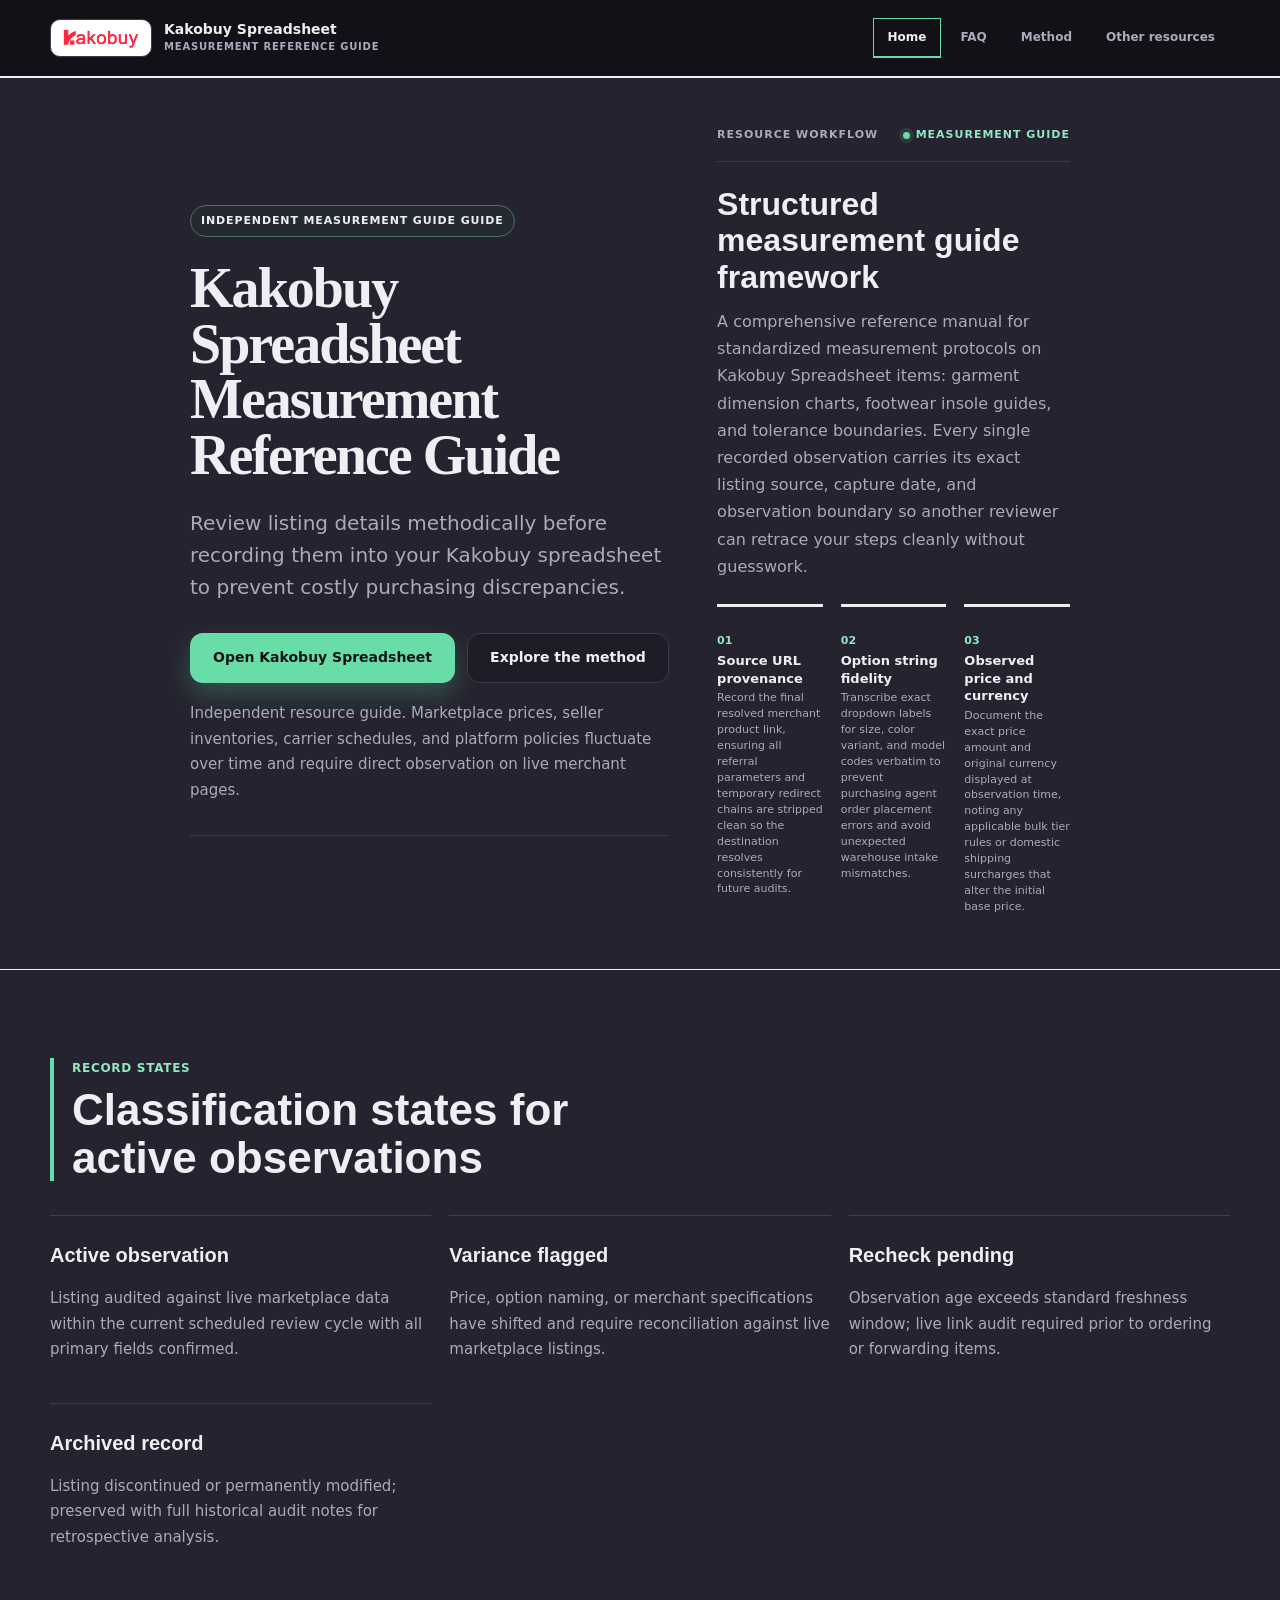
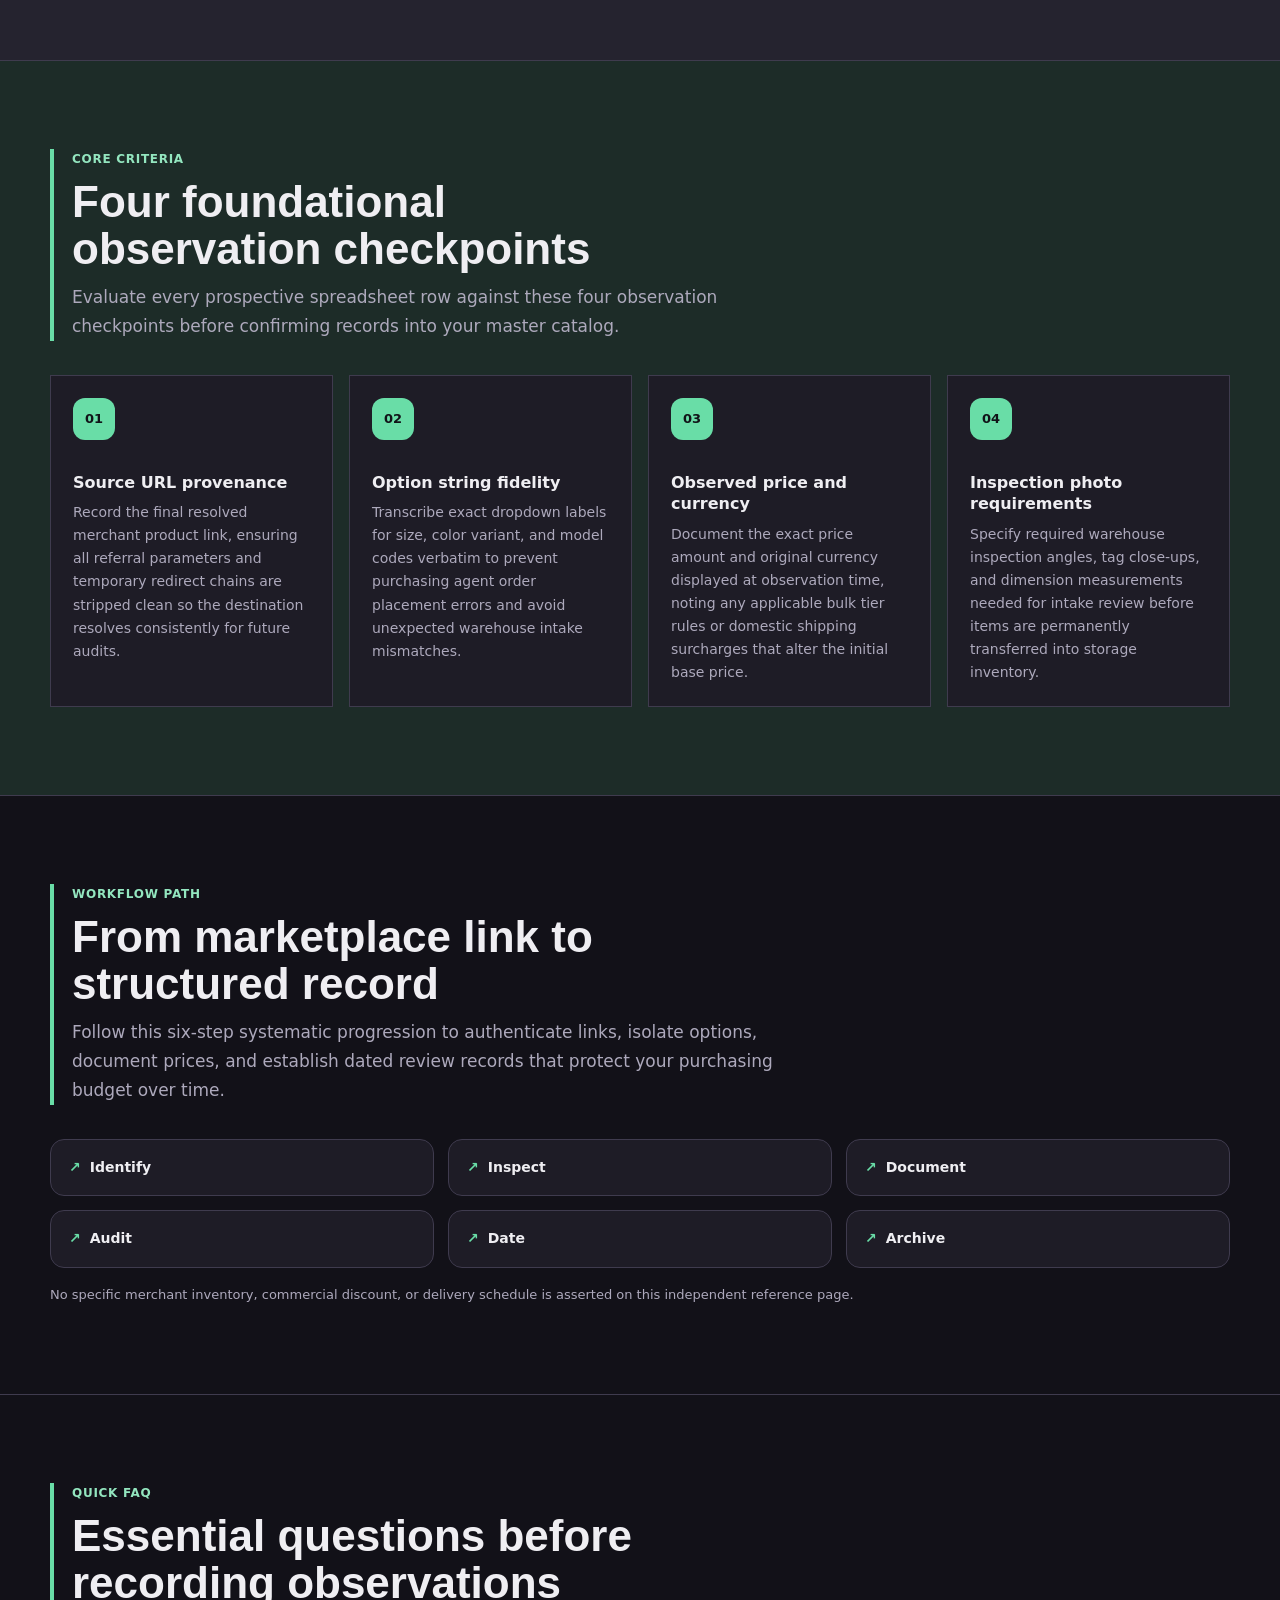
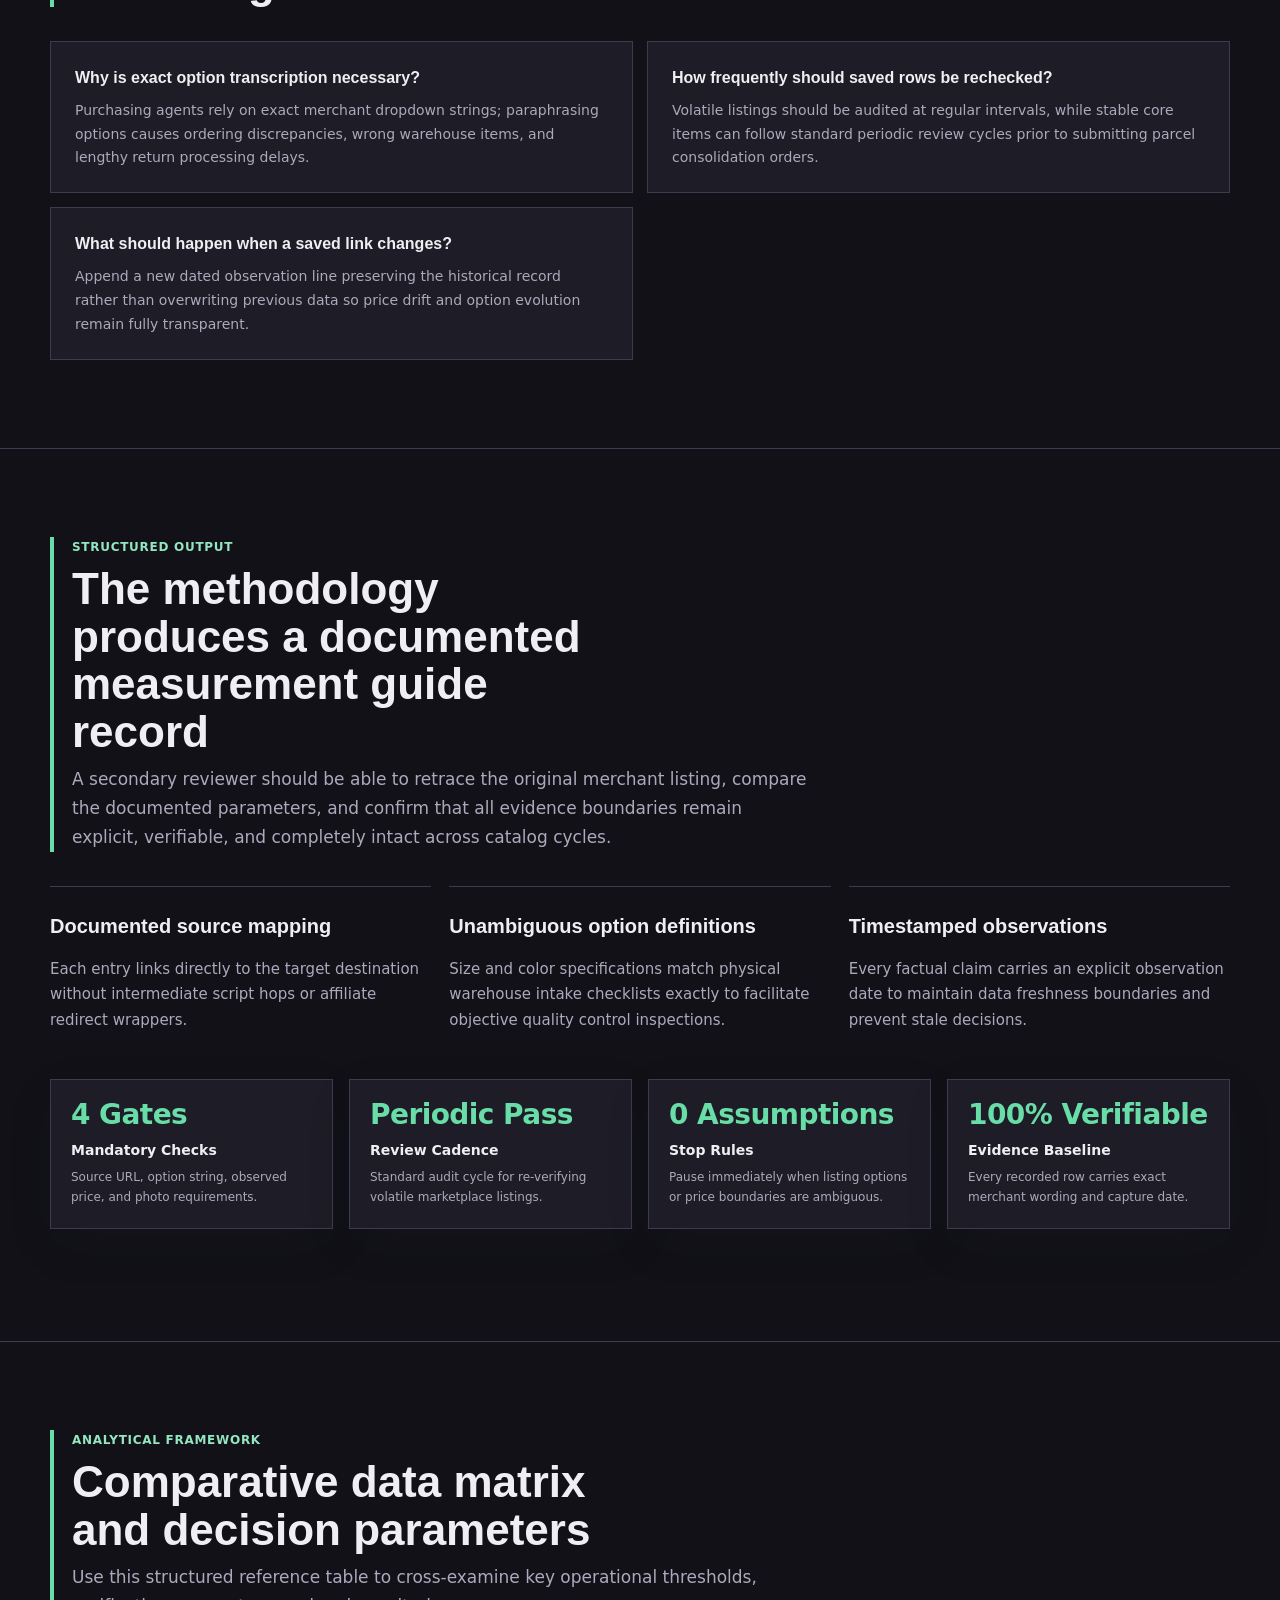
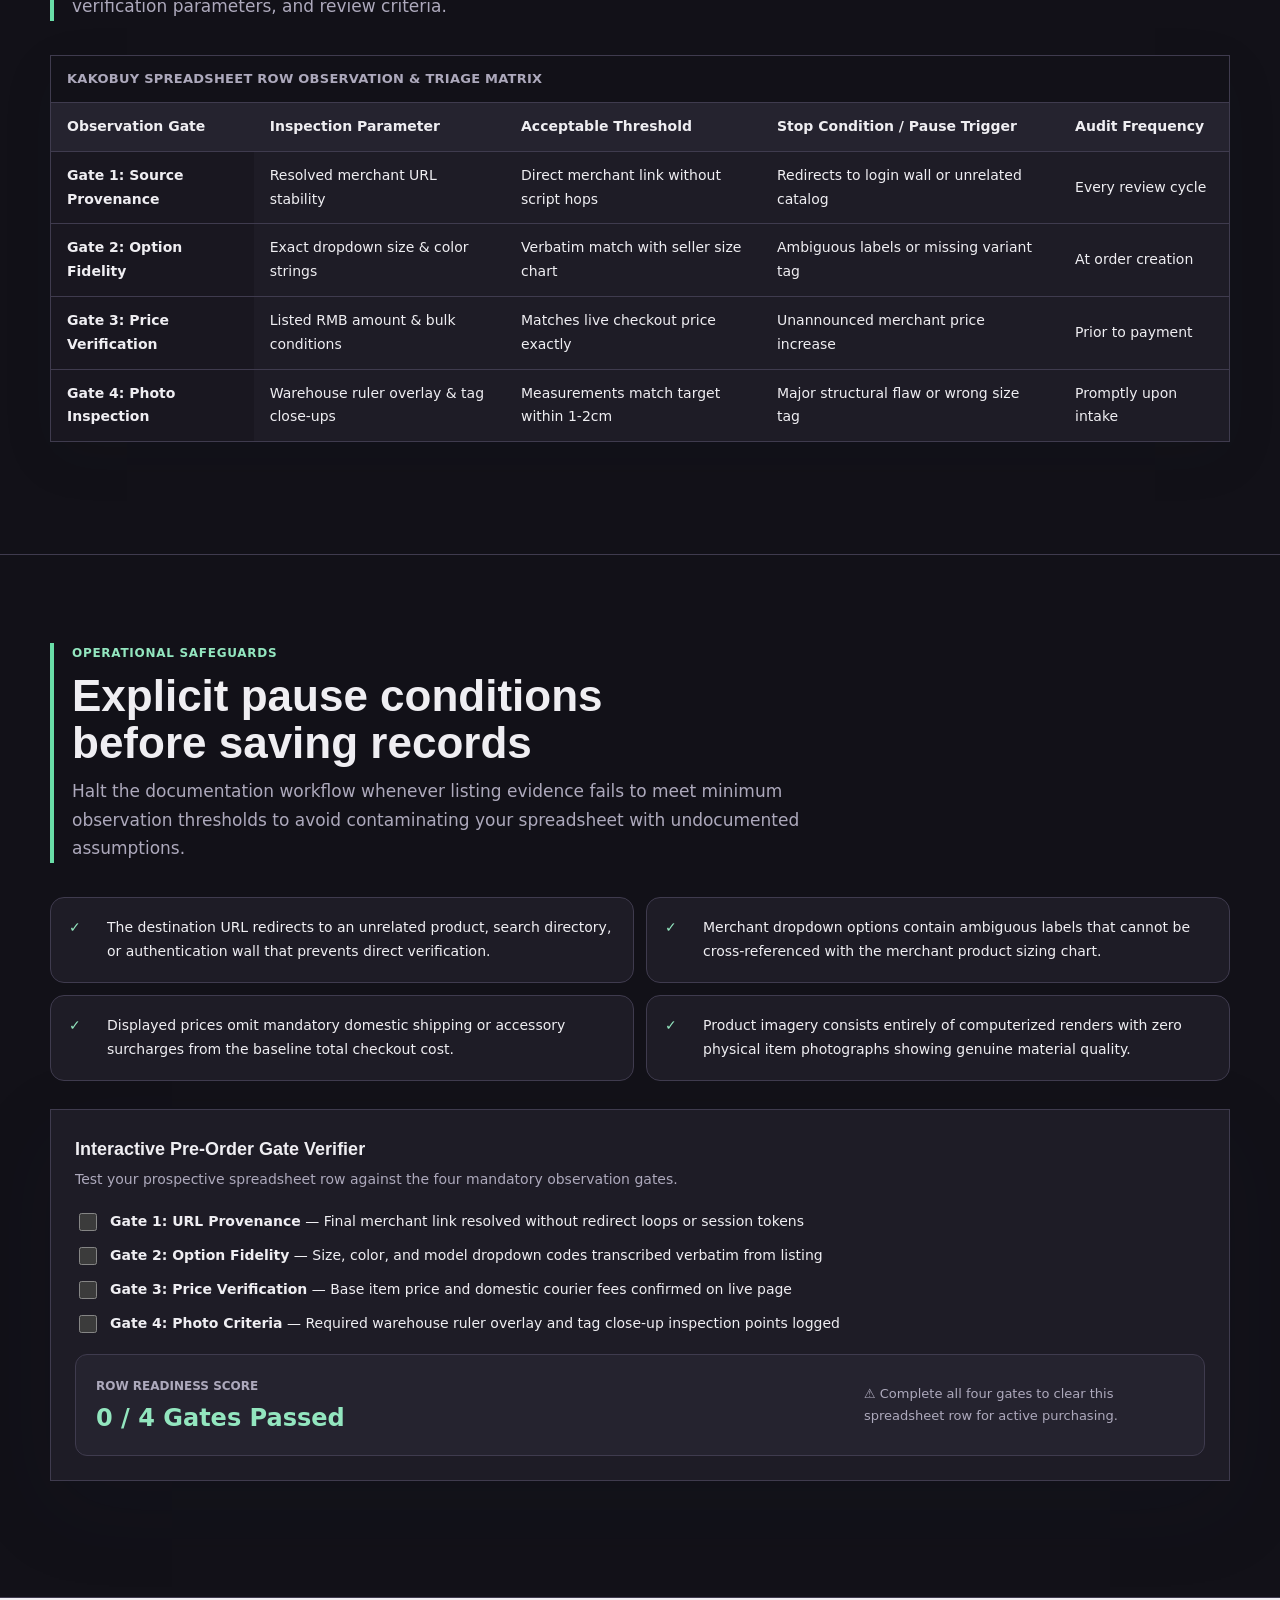
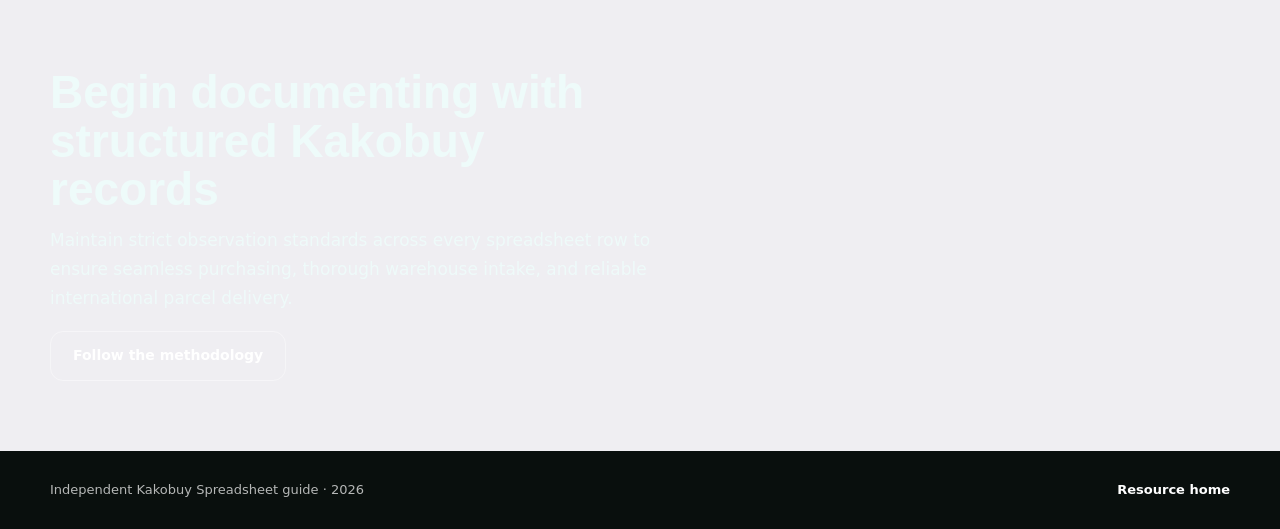
<file: index.html>
<!doctype html>
<html lang="en">
  <head>
    <meta charset="utf-8">
    <meta name="viewport" content="width=device-width, initial-scale=1">
    <title>Kakobuy Spreadsheet | Measurement Reference Guide</title>
    <meta name="description" content="A comprehensive reference manual for standardized measurement protocols on Kakobuy Spreadsheet items: garment dimension charts, footwear insole guides, and tolerance boundaries. Follow a structured methodology to audit listing facts, record dated evidence, and maintain clean spreadsheet records for Kakobuy.">
    <meta name="robots" content="index,follow,max-image-preview:large">
    <link rel="canonical" href="https://ethanreg004.github.io/kakobuy-spreadsheet-measurement-reference-guide/">
    <script type="application/ld+json">{"@context":"https://schema.org","@type":"WebPage","name":"Kakobuy Spreadsheet | Measurement Reference Guide","headline":"Kakobuy Spreadsheet Measurement Reference Guide","description":"A comprehensive reference manual for standardized measurement protocols on Kakobuy Spreadsheet items: garment dimension charts, footwear insole guides, and tolerance boundaries. Follow a structured methodology to audit listing facts, record dated evidence, and maintain clean spreadsheet records for Kakobuy.","url":"https://ethanreg004.github.io/kakobuy-spreadsheet-measurement-reference-guide/","inLanguage":"en","isPartOf":{"@type":"WebSite","name":"Kakobuy Spreadsheet","url":"https://ethanreg004.github.io/kakobuy-spreadsheet-measurement-reference-guide/"},"about":{"@type":"Thing","name":"Kakobuy Spreadsheet"}}</script>
    <link rel="stylesheet" href="./styles.css">
  </head>
  <body class="page-home theme-auto layout-documentation-hub visual-dark hero-compact-banner cards-mixed-surfaces type-compact-grotesk density-balanced">

    <header class="site-header">
      <nav class="nav wrap" aria-label="Primary navigation">
        <a class="site-brand" href="./">
          <img src="./kakobuy-logo.png" alt="Kakobuy">
          <span class="brand-copy">
            <strong>Kakobuy Spreadsheet</strong>
            <small>Measurement Reference Guide</small>
          </span>
        </a>
        <div class="nav-links">
          <a href="./" aria-current="page">Home</a>
          <a href="./faq">FAQ</a>
          <a href="./usage-guide">Method</a>
          <a href="./alternatives">Other resources</a>
        </div>
      </nav>
    </header>
    <main>

      <section class="hero" aria-labelledby="home-title">
        <div class="hero-split wrap">
          <div class="hero-rail">
            <span class="badge">Independent measurement guide guide</span>
            <h1 id="home-title">Kakobuy Spreadsheet Measurement Reference Guide</h1>
            <p>Review listing details methodically before recording them into your Kakobuy spreadsheet to prevent costly purchasing discrepancies.</p>
            <div class="actions">
              <a class="button" href="https://kakobs.com/" target="_blank" rel="noopener noreferrer">Open Kakobuy Spreadsheet</a>
              <a class="button ghost" href="#primary-checks">Explore the method</a>
            </div>
            <p class="meta-note">Independent resource guide. Marketplace prices, seller inventories, carrier schedules, and platform policies fluctuate over time and require direct observation on live merchant pages.</p>
          </div>
          <div class="hero-panel">
            <div class="workbench-topline">
              <span>Resource workflow</span>
              <span class="status-dot">Measurement Guide</span>
            </div>
            <h2>Structured measurement guide framework</h2>
            <p class="lead">A comprehensive reference manual for standardized measurement protocols on Kakobuy Spreadsheet items: garment dimension charts, footwear insole guides, and tolerance boundaries. Every single recorded observation carries its exact listing source, capture date, and observation boundary so another reviewer can retrace your steps cleanly without guesswork.</p>
            <ol class="hero-signals">

              <li>
                <span>01</span>
                <div>
                  <strong>Source URL provenance</strong>
                  <small>Record the final resolved merchant product link, ensuring all referral parameters and temporary redirect chains are stripped clean so the destination resolves consistently for future audits.</small>
                </div>
              </li>
              <li>
                <span>02</span>
                <div>
                  <strong>Option string fidelity</strong>
                  <small>Transcribe exact dropdown labels for size, color variant, and model codes verbatim to prevent purchasing agent order placement errors and avoid unexpected warehouse intake mismatches.</small>
                </div>
              </li>
              <li>
                <span>03</span>
                <div>
                  <strong>Observed price and currency</strong>
                  <small>Document the exact price amount and original currency displayed at observation time, noting any applicable bulk tier rules or domestic shipping surcharges that alter the initial base price.</small>
                </div>
              </li>
            </ol>
          </div>
        </div>
      </section>

      <section class="section soft-bg" id="notes">
        <div class="wrap">
          <div class="section-head">
            <p class="eyebrow">Record States</p>
            <h2>Classification states for active observations</h2>
          </div>
          <div class="note-strip">

            <article class="note-card">
              <h3>Active observation</h3>
              <p>Listing audited against live marketplace data within the current scheduled review cycle with all primary fields confirmed.</p>
            </article>
            <article class="note-card">
              <h3>Variance flagged</h3>
              <p>Price, option naming, or merchant specifications have shifted and require reconciliation against live marketplace listings.</p>
            </article>
            <article class="note-card">
              <h3>Recheck pending</h3>
              <p>Observation age exceeds standard freshness window; live link audit required prior to ordering or forwarding items.</p>
            </article>
            <article class="note-card">
              <h3>Archived record</h3>
              <p>Listing discontinued or permanently modified; preserved with full historical audit notes for retrospective analysis.</p>
            </article>
          </div>
        </div>
      </section>

      <section class="section teal-bg" id="primary-checks">
        <div class="wrap">
          <div class="section-head">
            <p class="eyebrow">Core Criteria</p>
            <h2>Four foundational observation checkpoints</h2>
            <p>Evaluate every prospective spreadsheet row against these four observation checkpoints before confirming records into your master catalog.</p>
          </div>
          <ol class="check-grid">

            <li>
              <div>
                <strong>Source URL provenance</strong>
                <span>Record the final resolved merchant product link, ensuring all referral parameters and temporary redirect chains are stripped clean so the destination resolves consistently for future audits.</span>
              </div>
            </li>
            <li>
              <div>
                <strong>Option string fidelity</strong>
                <span>Transcribe exact dropdown labels for size, color variant, and model codes verbatim to prevent purchasing agent order placement errors and avoid unexpected warehouse intake mismatches.</span>
              </div>
            </li>
            <li>
              <div>
                <strong>Observed price and currency</strong>
                <span>Document the exact price amount and original currency displayed at observation time, noting any applicable bulk tier rules or domestic shipping surcharges that alter the initial base price.</span>
              </div>
            </li>
            <li>
              <div>
                <strong>Inspection photo requirements</strong>
                <span>Specify required warehouse inspection angles, tag close-ups, and dimension measurements needed for intake review before items are permanently transferred into storage inventory.</span>
              </div>
            </li>
          </ol>
        </div>
      </section>

      <section class="section" id="categories">
        <div class="wrap">
          <div class="section-head">
            <p class="eyebrow">Workflow Path</p>
            <h2>From marketplace link to structured record</h2>
            <p>Follow this six-step systematic progression to authenticate links, isolate options, document prices, and establish dated review records that protect your purchasing budget over time.</p>
          </div>
          <ul class="chip-wrap large-chips">
            <li>Identify</li>
            <li>Inspect</li>
            <li>Document</li>
            <li>Audit</li>
            <li>Date</li>
            <li>Archive</li>
          </ul>
          <p class="meta-note" style="margin-top:16px">No specific merchant inventory, commercial discount, or delivery schedule is asserted on this independent reference page.</p>
        </div>
      </section>

      <section class="section" id="mini-faq">
        <div class="wrap">
          <div class="section-head">
            <p class="eyebrow">Quick FAQ</p>
            <h2>Essential questions before recording observations</h2>
          </div>
          <div class="mini-faq">

            <article>
              <h3>Why is exact option transcription necessary?</h3>
              <p>Purchasing agents rely on exact merchant dropdown strings; paraphrasing options causes ordering discrepancies, wrong warehouse items, and lengthy return processing delays.</p>
            </article>
            <article>
              <h3>How frequently should saved rows be rechecked?</h3>
              <p>Volatile listings should be audited at regular intervals, while stable core items can follow standard periodic review cycles prior to submitting parcel consolidation orders.</p>
            </article>
            <article>
              <h3>What should happen when a saved link changes?</h3>
              <p>Append a new dated observation line preserving the historical record rather than overwriting previous data so price drift and option evolution remain fully transparent.</p>
            </article>
          </div>
        </div>
      </section>

      <section class="section" id="reusable-output">
        <div class="wrap">
          <div class="section-head">
            <p class="eyebrow">Structured Output</p>
            <h2>The methodology produces a documented measurement guide record</h2>
            <p>A secondary reviewer should be able to retrace the original merchant listing, compare the documented parameters, and confirm that all evidence boundaries remain explicit, verifiable, and completely intact across catalog cycles.</p>
          </div>
          <div class="note-strip">

            <article class="note-card">
              <h3>Documented source mapping</h3>
              <p>Each entry links directly to the target destination without intermediate script hops or affiliate redirect wrappers.</p>
            </article>
            <article class="note-card">
              <h3>Unambiguous option definitions</h3>
              <p>Size and color specifications match physical warehouse intake checklists exactly to facilitate objective quality control inspections.</p>
            </article>
            <article class="note-card">
              <h3>Timestamped observations</h3>
              <p>Every factual claim carries an explicit observation date to maintain data freshness boundaries and prevent stale decisions.</p>
            </article>
          </div>
          <div class="metric-grid">

            <div class="metric-card">
              <span class="metric-val">4 Gates</span>
              <strong class="metric-label">Mandatory Checks</strong>
              <p class="metric-desc">Source URL, option string, observed price, and photo requirements.</p>
            </div>
            <div class="metric-card">
              <span class="metric-val">Periodic Pass</span>
              <strong class="metric-label">Review Cadence</strong>
              <p class="metric-desc">Standard audit cycle for re-verifying volatile marketplace listings.</p>
            </div>
            <div class="metric-card">
              <span class="metric-val">0 Assumptions</span>
              <strong class="metric-label">Stop Rules</strong>
              <p class="metric-desc">Pause immediately when listing options or price boundaries are ambiguous.</p>
            </div>
            <div class="metric-card">
              <span class="metric-val">100% Verifiable</span>
              <strong class="metric-label">Evidence Baseline</strong>
              <p class="metric-desc">Every recorded row carries exact merchant wording and capture date.</p>
            </div>
          </div>
        </div>
      </section>

      <section class="section" id="data-matrix">
        <div class="wrap">
          <div class="section-head">
            <p class="eyebrow">Analytical Framework</p>
            <h2>Comparative data matrix and decision parameters</h2>
            <p>Use this structured reference table to cross-examine key operational thresholds, verification parameters, and review criteria.</p>
          </div>
          <div class="table-container">
            <table class="data-table">
              <caption>Kakobuy Spreadsheet Row Observation &amp; Triage Matrix</caption>
              <thead>
                <tr>
                  <th scope="col">Observation Gate</th>
                  <th scope="col">Inspection Parameter</th>
                  <th scope="col">Acceptable Threshold</th>
                  <th scope="col">Stop Condition / Pause Trigger</th>
                  <th scope="col">Audit Frequency</th>
                </tr>
              </thead>
              <tbody>
                <tr>
                  <th scope="row">Gate 1: Source Provenance</th>
                  <td>Resolved merchant URL stability</td>
                  <td>Direct merchant link without script hops</td>
                  <td>Redirects to login wall or unrelated catalog</td>
                  <td>Every review cycle</td>
                </tr>
                <tr>
                  <th scope="row">Gate 2: Option Fidelity</th>
                  <td>Exact dropdown size &amp; color strings</td>
                  <td>Verbatim match with seller size chart</td>
                  <td>Ambiguous labels or missing variant tag</td>
                  <td>At order creation</td>
                </tr>
                <tr>
                  <th scope="row">Gate 3: Price Verification</th>
                  <td>Listed RMB amount &amp; bulk conditions</td>
                  <td>Matches live checkout price exactly</td>
                  <td>Unannounced merchant price increase</td>
                  <td>Prior to payment</td>
                </tr>
                <tr>
                  <th scope="row">Gate 4: Photo Inspection</th>
                  <td>Warehouse ruler overlay &amp; tag close-ups</td>
                  <td>Measurements match target within 1-2cm</td>
                  <td>Major structural flaw or wrong size tag</td>
                  <td>Promptly upon intake</td>
                </tr>
              </tbody>
            </table>
          </div>
        </div>
      </section>

      <section class="section" id="stop-rules">
        <div class="wrap">
          <div class="section-head">
            <p class="eyebrow">Operational Safeguards</p>
            <h2>Explicit pause conditions before saving records</h2>
            <p>Halt the documentation workflow whenever listing evidence fails to meet minimum observation thresholds to avoid contaminating your spreadsheet with undocumented assumptions.</p>
          </div>
          <ul class="compare-list">
              <li>The destination URL redirects to an unrelated product, search directory, or authentication wall that prevents direct verification.</li>
              <li>Merchant dropdown options contain ambiguous labels that cannot be cross-referenced with the merchant product sizing chart.</li>
              <li>Displayed prices omit mandatory domestic shipping or accessory surcharges from the baseline total checkout cost.</li>
              <li>Product imagery consists entirely of computerized renders with zero physical item photographs showing genuine material quality.</li>
          </ul>
          <div class="widget-wrapper" data-widget-type="gate_verifier">
            
      <div class="widget-card">
        <div class="widget-head">
          <h3>Interactive Pre-Order Gate Verifier</h3>
          <p>Test your prospective spreadsheet row against the four mandatory observation gates.</p>
        </div>
        <div style="display:flex;flex-direction:column;gap:10px;">
          <label style="display:flex;align-items:center;gap:10px;font-size:14px;cursor:pointer;">
            <input type="checkbox" id="gate-1" onchange="runGateCheck()" style="width:18px;height:18px;cursor:pointer;">
            <span><strong>Gate 1: URL Provenance</strong> — Final merchant link resolved without redirect loops or session tokens</span>
          </label>
          <label style="display:flex;align-items:center;gap:10px;font-size:14px;cursor:pointer;">
            <input type="checkbox" id="gate-2" onchange="runGateCheck()" style="width:18px;height:18px;cursor:pointer;">
            <span><strong>Gate 2: Option Fidelity</strong> — Size, color, and model dropdown codes transcribed verbatim from listing</span>
          </label>
          <label style="display:flex;align-items:center;gap:10px;font-size:14px;cursor:pointer;">
            <input type="checkbox" id="gate-3" onchange="runGateCheck()" style="width:18px;height:18px;cursor:pointer;">
            <span><strong>Gate 3: Price Verification</strong> — Base item price and domestic courier fees confirmed on live page</span>
          </label>
          <label style="display:flex;align-items:center;gap:10px;font-size:14px;cursor:pointer;">
            <input type="checkbox" id="gate-4" onchange="runGateCheck()" style="width:18px;height:18px;cursor:pointer;">
            <span><strong>Gate 4: Photo Criteria</strong> — Required warehouse ruler overlay and tag close-up inspection points logged</span>
          </label>
        </div>
        <div class="widget-result">
          <div>
            <span style="font-size:12px;font-weight:700;color:var(--muted);text-transform:uppercase;">Row Readiness Score</span>
            <div class="widget-result-num" id="gate-res">0 / 4 Gates Passed</div>
          </div>
          <div style="font-size:13px;color:var(--muted);max-width:320px;" id="gate-tip">
            ⚠️ Complete all four gates to clear this spreadsheet row for active purchasing.
          </div>
        </div>
      </div>
      <script>
        function runGateCheck(){
          var g1 = document.getElementById('gate-1').checked ? 1 : 0;
          var g2 = document.getElementById('gate-2').checked ? 1 : 0;
          var g3 = document.getElementById('gate-3').checked ? 1 : 0;
          var g4 = document.getElementById('gate-4').checked ? 1 : 0;
          var total = g1 + g2 + g3 + g4;
          document.getElementById('gate-res').innerText = total + ' / 4 Gates Passed';
          if(total === 4){
            document.getElementById('gate-tip').innerHTML = '✅ <strong>All gates passed!</strong> This row is fully documented and ready for purchasing agent submission.';
          } else {
            document.getElementById('gate-tip').innerHTML = '⚠️ <strong>' + (4 - total) + ' gate(s) pending.</strong> Resolve remaining verification checkpoints before placing your order.';
          }
        }
      </script>
          </div>
        </div>
      </section>

      <section class="final-band">
        <div class="wrap">
          <h2>Begin documenting with structured Kakobuy records</h2>
          <p>Maintain strict observation standards across every spreadsheet row to ensure seamless purchasing, thorough warehouse intake, and reliable international parcel delivery.</p>
          <div class="actions">
            <a class="button ghost" href="./usage-guide">Follow the methodology</a>
          </div>
        </div>
      </section>
    </main>

    <footer class="site-footer">
      <div class="wrap footer-layout">
        <span>Independent Kakobuy Spreadsheet guide · 2026</span>
        <a href="./">Resource home</a>
      </div>
    </footer>
  </body>
</html>
</file>
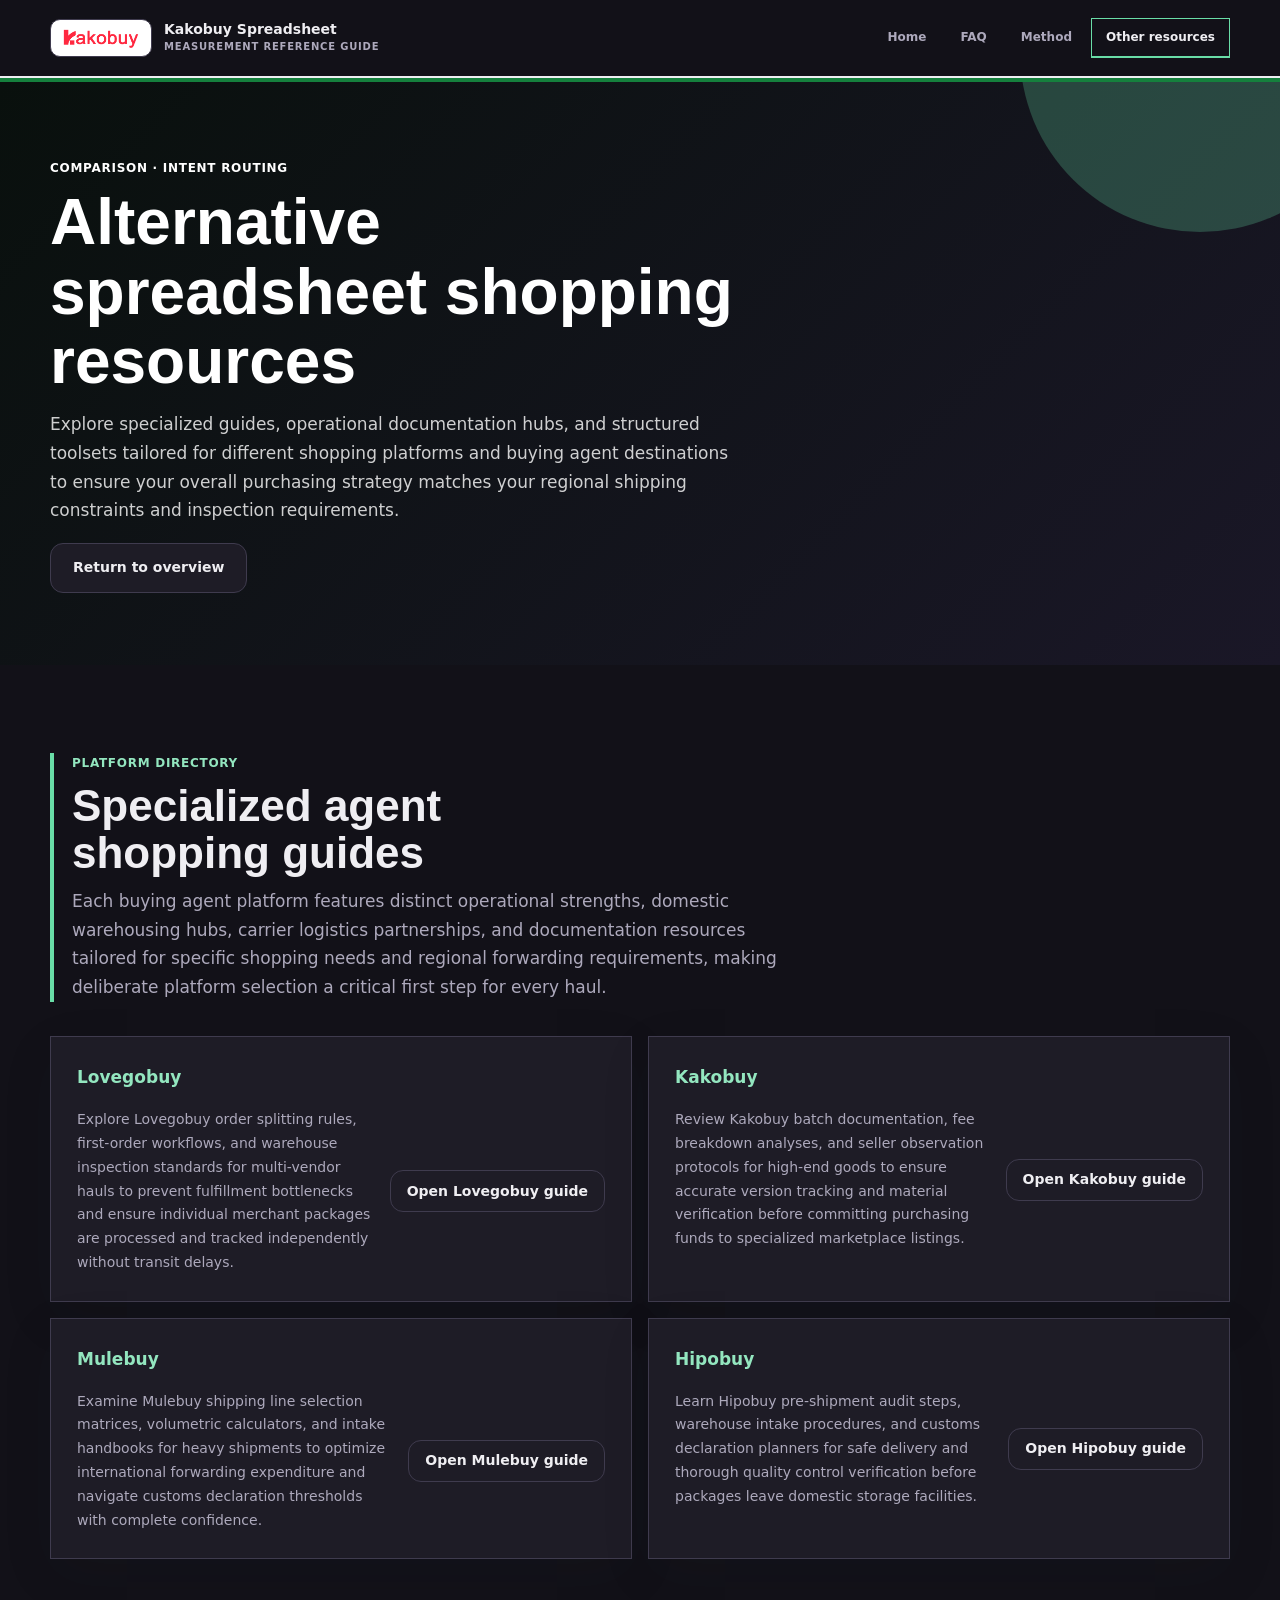
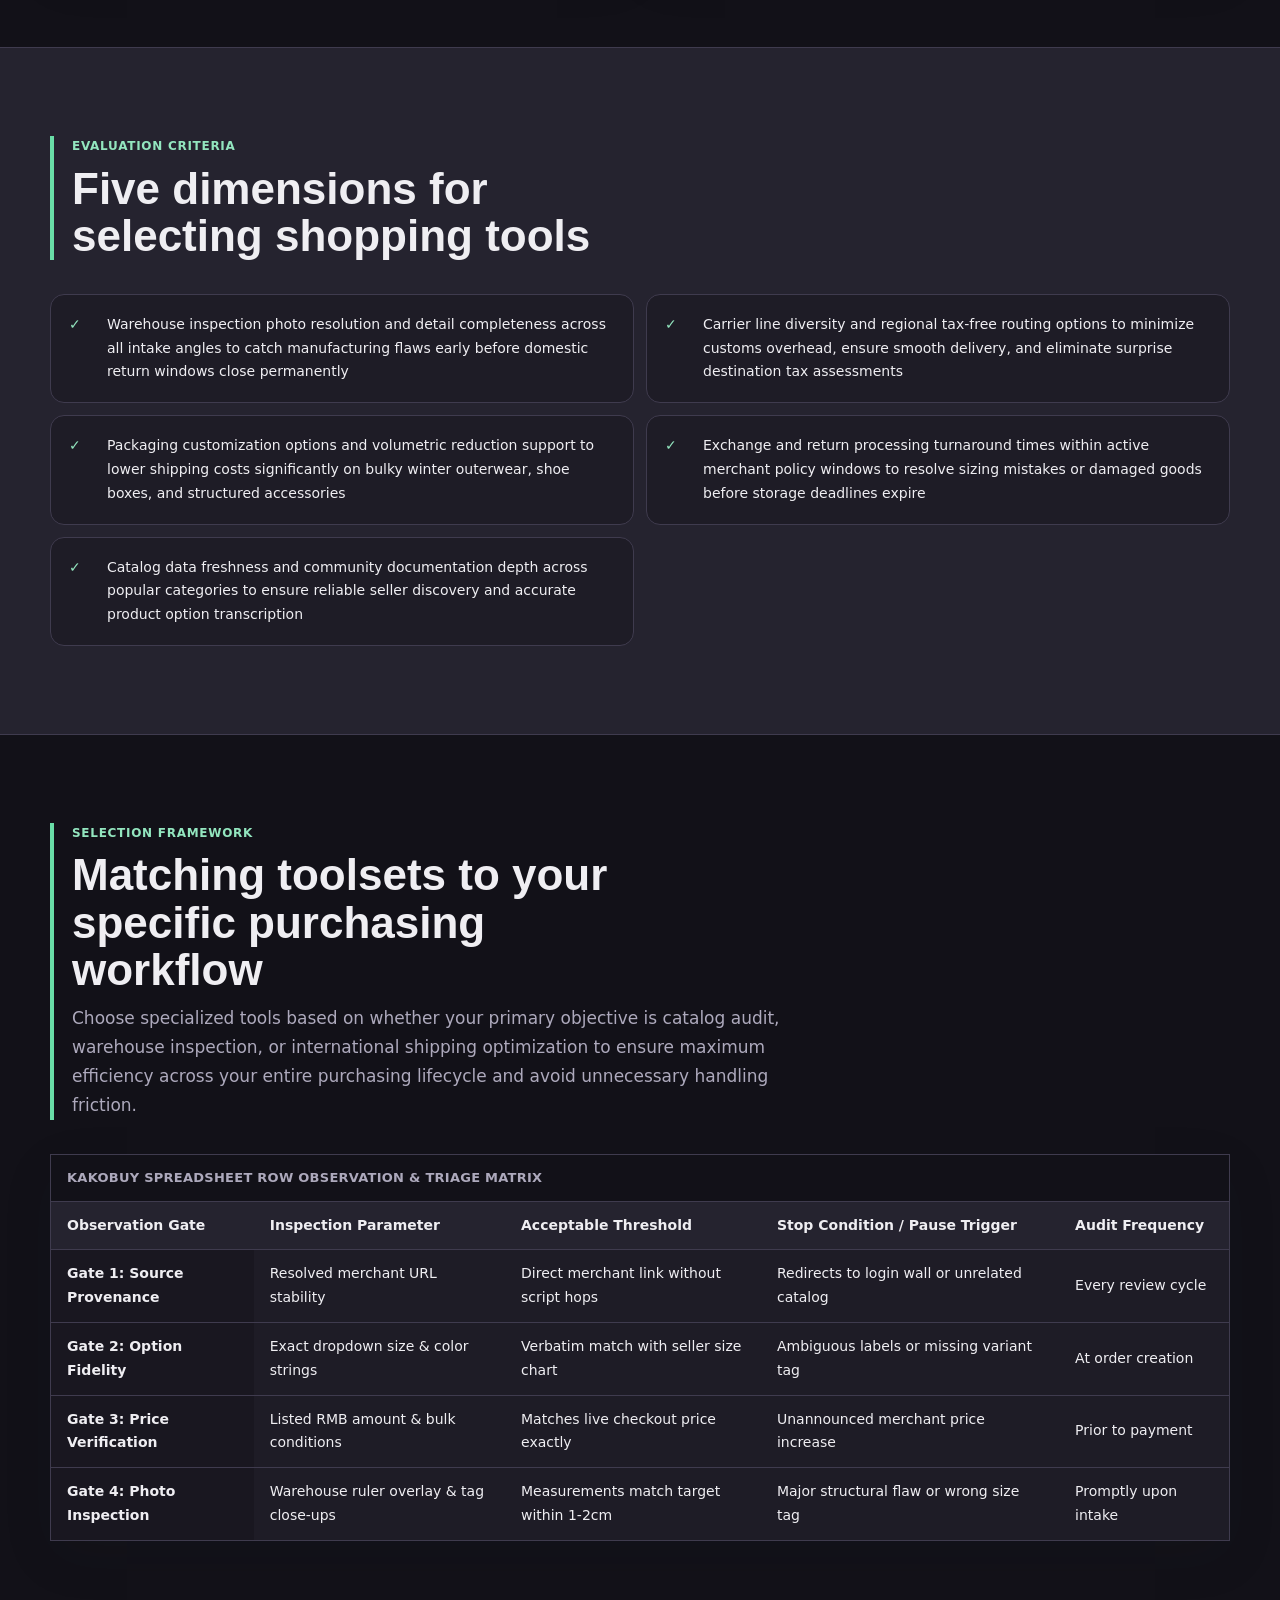
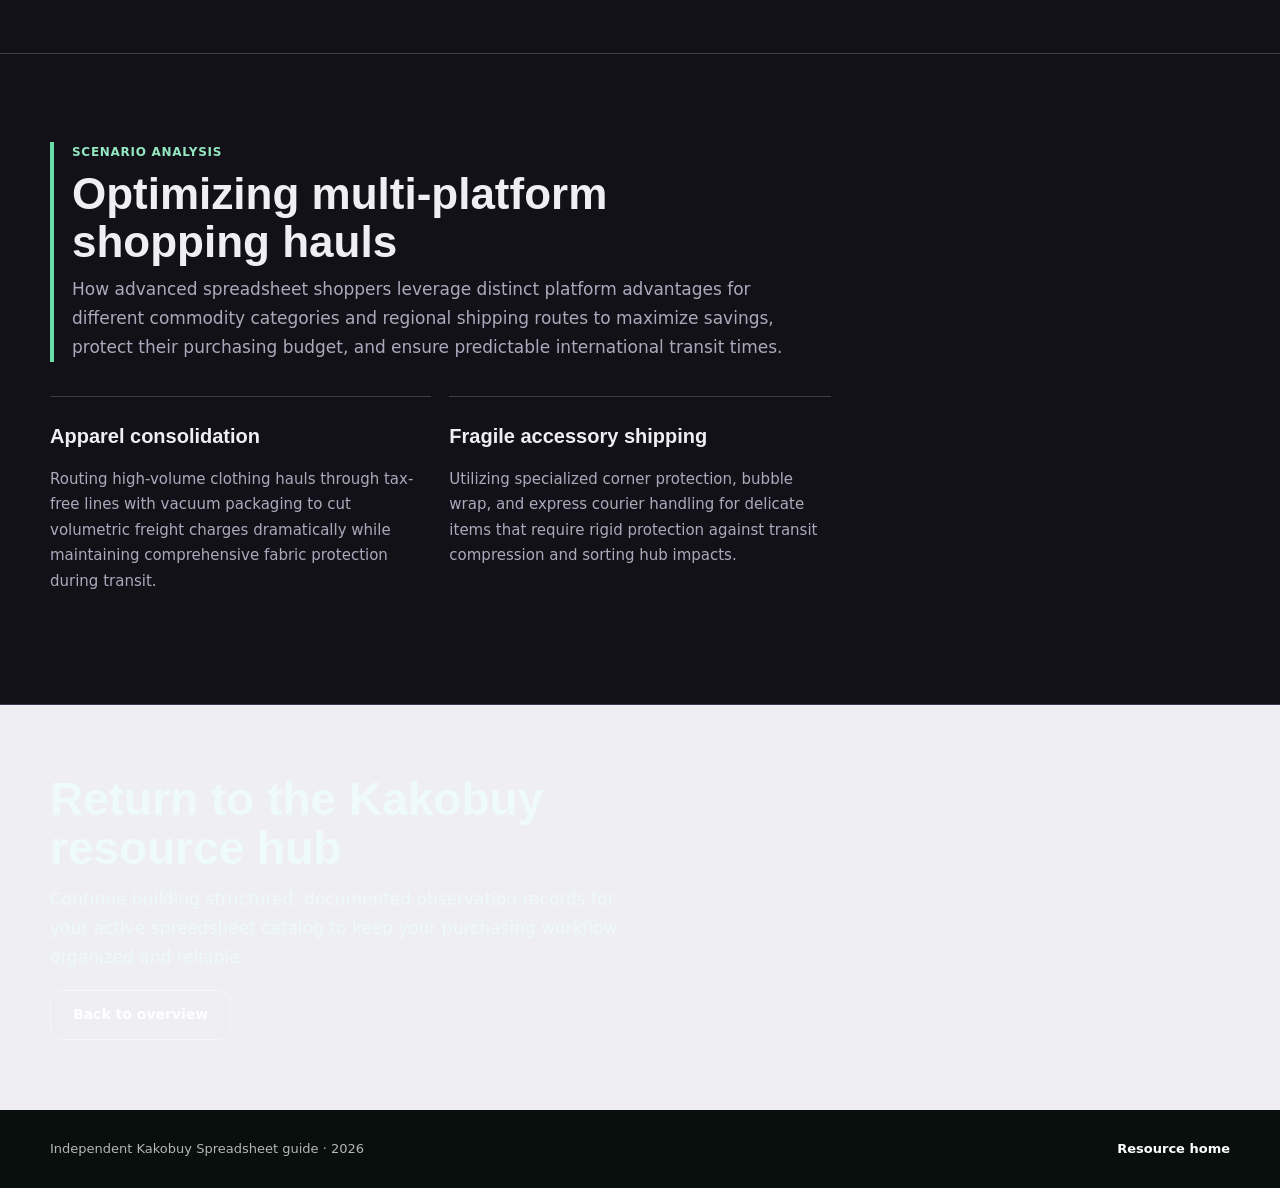
<file: alternatives.html>
<!doctype html>
<html lang="en">
  <head>
    <meta charset="utf-8">
    <meta name="viewport" content="width=device-width, initial-scale=1">
    <title>Kakobuy Spreadsheet Measurement Reference Guide | Alternative Resources</title>
    <meta name="description" content="Compare spreadsheet shopping tools, documentation hubs, and buying agent workflows across the broader shopping ecosystem with objective criteria.">
    <meta name="robots" content="index,follow,max-image-preview:large">
    <link rel="canonical" href="https://ethanreg004.github.io/kakobuy-spreadsheet-measurement-reference-guide/alternatives">
    <script type="application/ld+json">{"@context":"https://schema.org","@type":"CollectionPage","name":"Kakobuy Spreadsheet Measurement Reference Guide | Alternative Resources","headline":"Alternative spreadsheet shopping resources","description":"Compare spreadsheet shopping tools, documentation hubs, and buying agent workflows across the broader shopping ecosystem with objective criteria.","url":"https://ethanreg004.github.io/kakobuy-spreadsheet-measurement-reference-guide/alternatives","inLanguage":"en","isPartOf":{"@type":"WebSite","name":"Kakobuy Spreadsheet","url":"https://ethanreg004.github.io/kakobuy-spreadsheet-measurement-reference-guide/"},"about":{"@type":"Thing","name":"Kakobuy Spreadsheet"}}</script>
    <link rel="stylesheet" href="./styles.css">
  </head>
  <body class="page-alternatives theme-auto layout-documentation-hub visual-dark hero-compact-banner cards-mixed-surfaces type-compact-grotesk density-balanced">

    <header class="site-header">
      <nav class="nav wrap" aria-label="Primary navigation">
        <a class="site-brand" href="./">
          <img src="./kakobuy-logo.png" alt="Kakobuy">
          <span class="brand-copy">
            <strong>Kakobuy Spreadsheet</strong>
            <small>Measurement Reference Guide</small>
          </span>
        </a>
        <div class="nav-links">
          <a href="./">Home</a>
          <a href="./faq">FAQ</a>
          <a href="./usage-guide">Method</a>
          <a href="./alternatives" aria-current="page">Other resources</a>
        </div>
      </nav>
    </header>
    <main>

      <section class="page-band">
        <div class="page-band-inner wrap">
          <p class="eyebrow">Comparison · Intent routing</p>
          <h1>Alternative spreadsheet shopping resources</h1>
          <p class="lead">Explore specialized guides, operational documentation hubs, and structured toolsets tailored for different shopping platforms and buying agent destinations to ensure your overall purchasing strategy matches your regional shipping constraints and inspection requirements.</p>
          <div class="actions">
            
            <a class="button ghost" href="./">Return to overview</a>
          </div>
        </div>
      </section>
      <section class="section">
        <div class="wrap">
          <div class="section-head">
            <p class="eyebrow">Platform Directory</p>
            <h2>Specialized agent shopping guides</h2>
            <p>Each buying agent platform features distinct operational strengths, domestic warehousing hubs, carrier logistics partnerships, and documentation resources tailored for specific shopping needs and regional forwarding requirements, making deliberate platform selection a critical first step for every haul.</p>
          </div>
          <div class="alt-rows">

            <article class="alt-row">
              <div class="brand-tag">Lovegobuy</div>
              <p>Explore Lovegobuy order splitting rules, first-order workflows, and warehouse inspection standards for multi-vendor hauls to prevent fulfillment bottlenecks and ensure individual merchant packages are processed and tracked independently without transit delays.</p>
              <a class="button ghost" href="https://lovego.org" target="_blank" rel="noopener noreferrer">Open Lovegobuy guide</a>
            </article>
            <article class="alt-row">
              <div class="brand-tag">Kakobuy</div>
              <p>Review Kakobuy batch documentation, fee breakdown analyses, and seller observation protocols for high-end goods to ensure accurate version tracking and material verification before committing purchasing funds to specialized marketplace listings.</p>
              <a class="button ghost" href="https://kakobs.com" target="_blank" rel="noopener noreferrer">Open Kakobuy guide</a>
            </article>
            <article class="alt-row">
              <div class="brand-tag">Mulebuy</div>
              <p>Examine Mulebuy shipping line selection matrices, volumetric calculators, and intake handbooks for heavy shipments to optimize international forwarding expenditure and navigate customs declaration thresholds with complete confidence.</p>
              <a class="button ghost" href="https://mule-buy.com/" target="_blank" rel="noopener noreferrer">Open Mulebuy guide</a>
            </article>
            <article class="alt-row">
              <div class="brand-tag">Hipobuy</div>
              <p>Learn Hipobuy pre-shipment audit steps, warehouse intake procedures, and customs declaration planners for safe delivery and thorough quality control verification before packages leave domestic storage facilities.</p>
              <a class="button ghost" href="https://hipobuy.org" target="_blank" rel="noopener noreferrer">Open Hipobuy guide</a>
            </article>
          </div>
        </div>
      </section>
      <section class="section soft-bg">
        <div class="wrap">
          <div class="section-head">
            <p class="eyebrow">Evaluation Criteria</p>
            <h2>Five dimensions for selecting shopping tools</h2>
          </div>
          <ul class="compare-list">
            <li>Warehouse inspection photo resolution and detail completeness across all intake angles to catch manufacturing flaws early before domestic return windows close permanently</li>
            <li>Carrier line diversity and regional tax-free routing options to minimize customs overhead, ensure smooth delivery, and eliminate surprise destination tax assessments</li>
            <li>Packaging customization options and volumetric reduction support to lower shipping costs significantly on bulky winter outerwear, shoe boxes, and structured accessories</li>
            <li>Exchange and return processing turnaround times within active merchant policy windows to resolve sizing mistakes or damaged goods before storage deadlines expire</li>
            <li>Catalog data freshness and community documentation depth across popular categories to ensure reliable seller discovery and accurate product option transcription</li>
          </ul>
        </div>
      </section>

      <section class="section" id="decision-boundary">
        <div class="wrap">
          <div class="section-head">
            <p class="eyebrow">Selection Framework</p>
            <h2>Matching toolsets to your specific purchasing workflow</h2>
            <p>Choose specialized tools based on whether your primary objective is catalog audit, warehouse inspection, or international shipping optimization to ensure maximum efficiency across your entire purchasing lifecycle and avoid unnecessary handling friction.</p>
          </div>
          <div class="table-container">
            <table class="data-table">
              <caption>Kakobuy Spreadsheet Row Observation &amp; Triage Matrix</caption>
              <thead>
                <tr>
                  <th scope="col">Observation Gate</th>
                  <th scope="col">Inspection Parameter</th>
                  <th scope="col">Acceptable Threshold</th>
                  <th scope="col">Stop Condition / Pause Trigger</th>
                  <th scope="col">Audit Frequency</th>
                </tr>
              </thead>
              <tbody>
                <tr>
                  <th scope="row">Gate 1: Source Provenance</th>
                  <td>Resolved merchant URL stability</td>
                  <td>Direct merchant link without script hops</td>
                  <td>Redirects to login wall or unrelated catalog</td>
                  <td>Every review cycle</td>
                </tr>
                <tr>
                  <th scope="row">Gate 2: Option Fidelity</th>
                  <td>Exact dropdown size &amp; color strings</td>
                  <td>Verbatim match with seller size chart</td>
                  <td>Ambiguous labels or missing variant tag</td>
                  <td>At order creation</td>
                </tr>
                <tr>
                  <th scope="row">Gate 3: Price Verification</th>
                  <td>Listed RMB amount &amp; bulk conditions</td>
                  <td>Matches live checkout price exactly</td>
                  <td>Unannounced merchant price increase</td>
                  <td>Prior to payment</td>
                </tr>
                <tr>
                  <th scope="row">Gate 4: Photo Inspection</th>
                  <td>Warehouse ruler overlay &amp; tag close-ups</td>
                  <td>Measurements match target within 1-2cm</td>
                  <td>Major structural flaw or wrong size tag</td>
                  <td>Promptly upon intake</td>
                </tr>
              </tbody>
            </table>
          </div>
        </div>
      </section>

      <section class="section" id="review-scenarios">
        <div class="wrap">
          <div class="section-head">
            <p class="eyebrow">Scenario Analysis</p>
            <h2>Optimizing multi-platform shopping hauls</h2>
            <p>How advanced spreadsheet shoppers leverage distinct platform advantages for different commodity categories and regional shipping routes to maximize savings, protect their purchasing budget, and ensure predictable international transit times.</p>
          </div>
          <div class="note-strip">

            <article class="note-card">
              <h3>Apparel consolidation</h3>
              <p>Routing high-volume clothing hauls through tax-free lines with vacuum packaging to cut volumetric freight charges dramatically while maintaining comprehensive fabric protection during transit.</p>
            </article>
            <article class="note-card">
              <h3>Fragile accessory shipping</h3>
              <p>Utilizing specialized corner protection, bubble wrap, and express courier handling for delicate items that require rigid protection against transit compression and sorting hub impacts.</p>
            </article>
          </div>
        </div>
      </section>

      <section class="final-band">
        <div class="wrap">
          <h2>Return to the Kakobuy resource hub</h2>
          <p>Continue building structured, documented observation records for your active spreadsheet catalog to keep your purchasing workflow organized and reliable.</p>
          <div class="actions">
            <a class="button ghost" href="./">Back to overview</a>
          </div>
        </div>
      </section>
    </main>

    <footer class="site-footer">
      <div class="wrap footer-layout">
        <span>Independent Kakobuy Spreadsheet guide · 2026</span>
        <a href="./">Resource home</a>
      </div>
    </footer>
  </body>
</html>
</file>
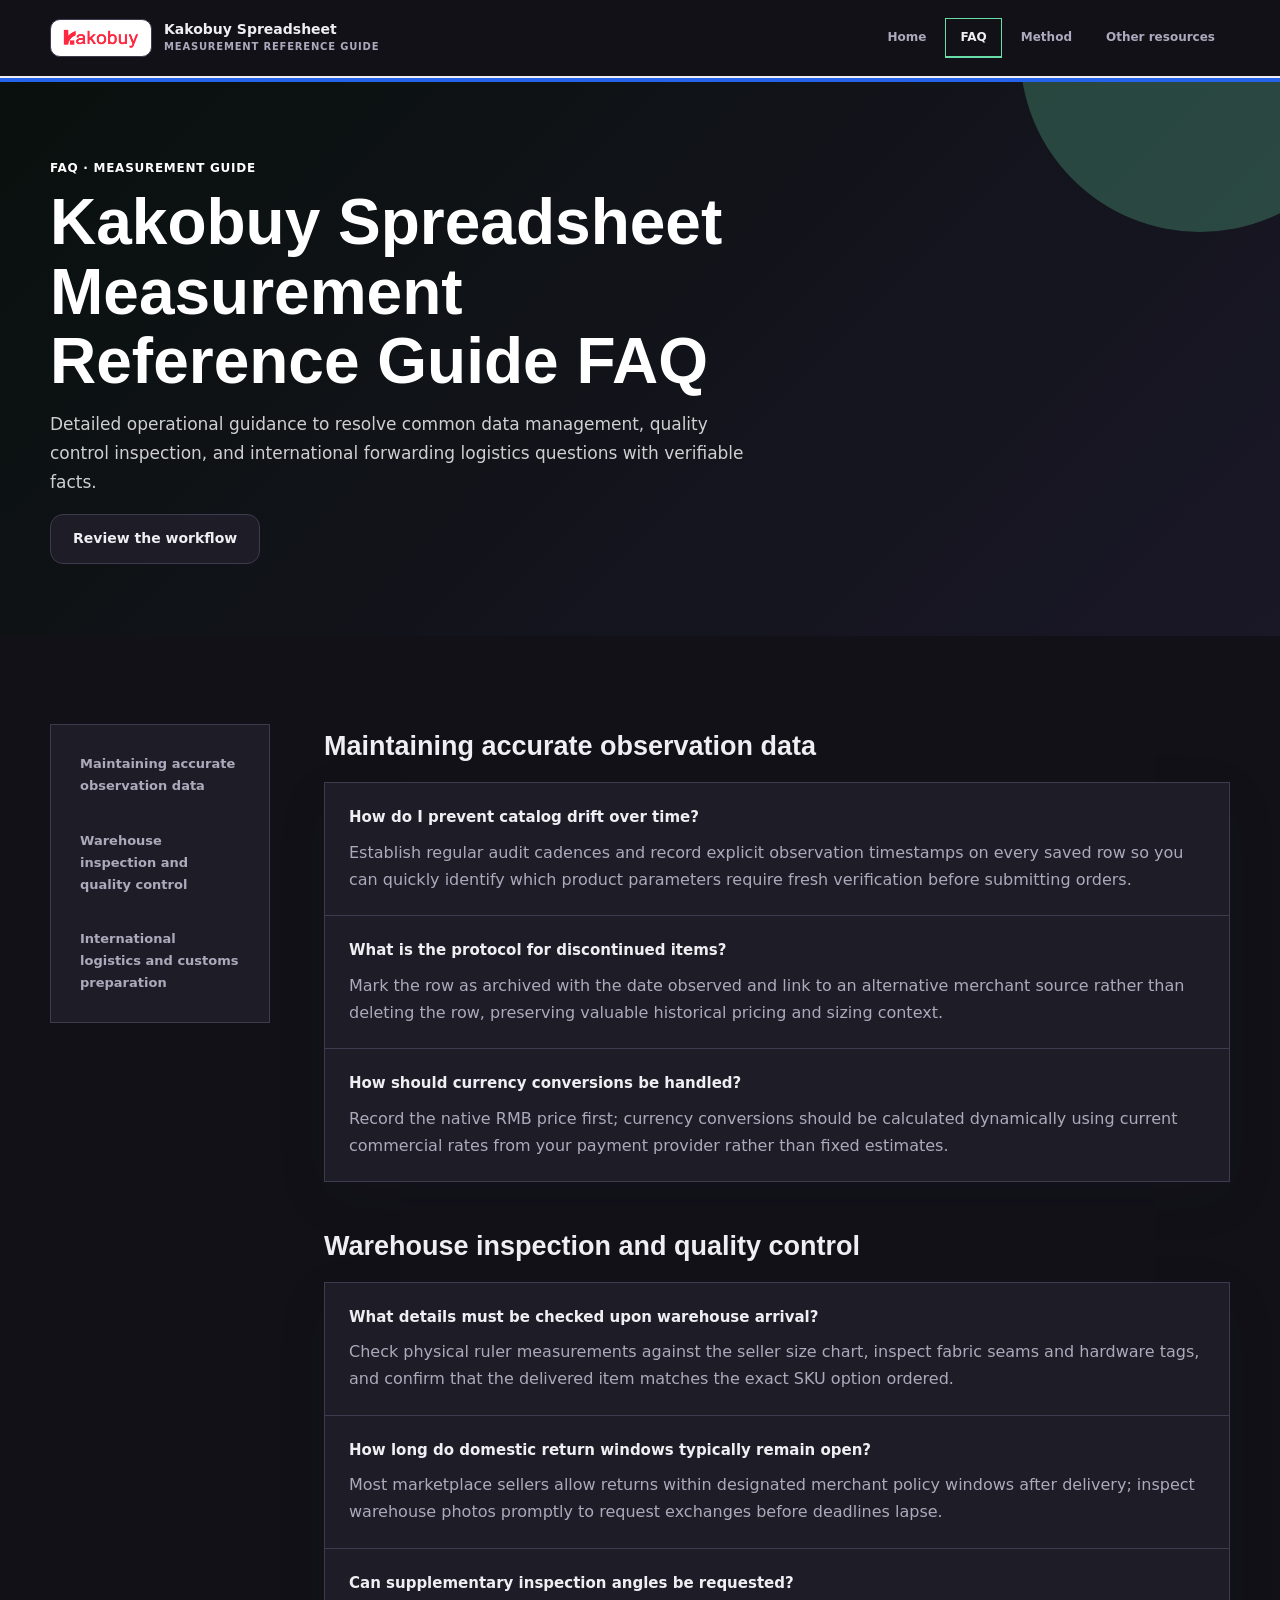
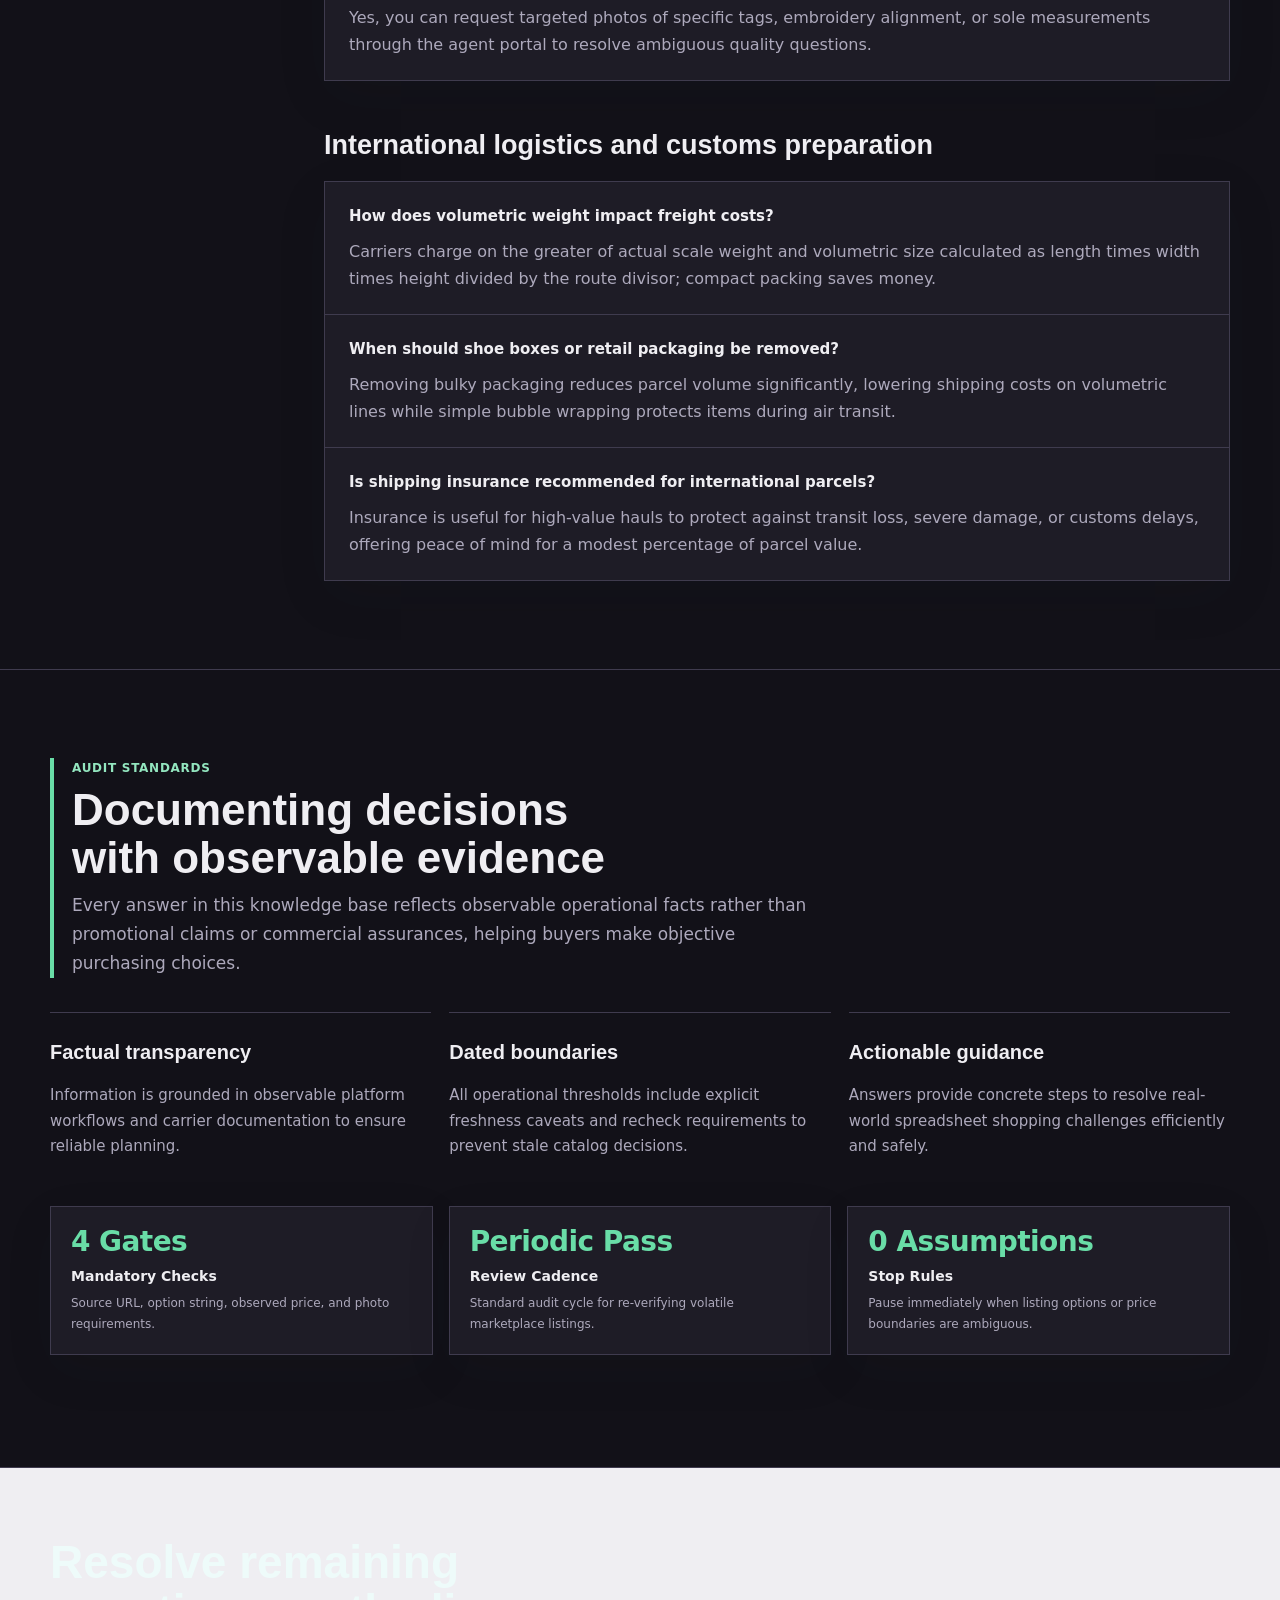
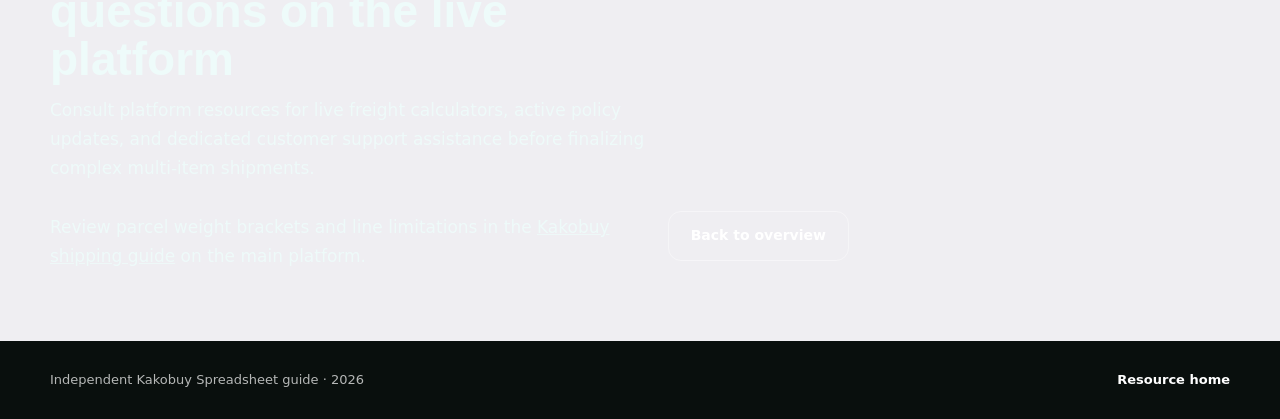
<file: faq.html>
<!doctype html>
<html lang="en">
  <head>
    <meta charset="utf-8">
    <meta name="viewport" content="width=device-width, initial-scale=1">
    <title>Kakobuy Spreadsheet Measurement Reference Guide FAQ</title>
    <meta name="description" content="Comprehensive answers regarding a comprehensive reference manual for standardized measurement protocols on kakobuy spreadsheet items: garment dimension charts, footwear insole guides, and tolerance boundaries. data integrity, warehouse inspection, and international shipping review protocols.">
    <meta name="robots" content="index,follow,max-image-preview:large">
    <link rel="canonical" href="https://ethanreg004.github.io/kakobuy-spreadsheet-measurement-reference-guide/faq">
    <script type="application/ld+json">{"@context":"https://schema.org","@type":"FAQPage","name":"Kakobuy Spreadsheet Measurement Reference Guide FAQ","headline":"Kakobuy Spreadsheet Measurement Reference Guide FAQ","description":"Comprehensive answers regarding a comprehensive reference manual for standardized measurement protocols on kakobuy spreadsheet items: garment dimension charts, footwear insole guides, and tolerance boundaries. data integrity, warehouse inspection, and international shipping review protocols.","url":"https://ethanreg004.github.io/kakobuy-spreadsheet-measurement-reference-guide/faq","inLanguage":"en","isPartOf":{"@type":"WebSite","name":"Kakobuy Spreadsheet","url":"https://ethanreg004.github.io/kakobuy-spreadsheet-measurement-reference-guide/"},"about":{"@type":"Thing","name":"Kakobuy Spreadsheet"},"mainEntity":[{"@type":"Question","name":"How do I prevent catalog drift over time?","acceptedAnswer":{"@type":"Answer","text":"Establish regular audit cadences and record explicit observation timestamps on every saved row so you can quickly identify which product parameters require fresh verification before submitting orders."}},{"@type":"Question","name":"What is the protocol for discontinued items?","acceptedAnswer":{"@type":"Answer","text":"Mark the row as archived with the date observed and link to an alternative merchant source rather than deleting the row, preserving valuable historical pricing and sizing context."}},{"@type":"Question","name":"How should currency conversions be handled?","acceptedAnswer":{"@type":"Answer","text":"Record the native RMB price first; currency conversions should be calculated dynamically using current commercial rates from your payment provider rather than fixed estimates."}},{"@type":"Question","name":"What details must be checked upon warehouse arrival?","acceptedAnswer":{"@type":"Answer","text":"Check physical ruler measurements against the seller size chart, inspect fabric seams and hardware tags, and confirm that the delivered item matches the exact SKU option ordered."}},{"@type":"Question","name":"How long do domestic return windows typically remain open?","acceptedAnswer":{"@type":"Answer","text":"Most marketplace sellers allow returns within designated merchant policy windows after delivery; inspect warehouse photos promptly to request exchanges before deadlines lapse."}},{"@type":"Question","name":"Can supplementary inspection angles be requested?","acceptedAnswer":{"@type":"Answer","text":"Yes, you can request targeted photos of specific tags, embroidery alignment, or sole measurements through the agent portal to resolve ambiguous quality questions."}},{"@type":"Question","name":"How does volumetric weight impact freight costs?","acceptedAnswer":{"@type":"Answer","text":"Carriers charge on the greater of actual scale weight and volumetric size calculated as length times width times height divided by the route divisor; compact packing saves money."}},{"@type":"Question","name":"When should shoe boxes or retail packaging be removed?","acceptedAnswer":{"@type":"Answer","text":"Removing bulky packaging reduces parcel volume significantly, lowering shipping costs on volumetric lines while simple bubble wrapping protects items during air transit."}},{"@type":"Question","name":"Is shipping insurance recommended for international parcels?","acceptedAnswer":{"@type":"Answer","text":"Insurance is useful for high-value hauls to protect against transit loss, severe damage, or customs delays, offering peace of mind for a modest percentage of parcel value."}}]}</script>
    <link rel="stylesheet" href="./styles.css">
  </head>
  <body class="page-faq theme-auto layout-documentation-hub visual-dark hero-compact-banner cards-mixed-surfaces type-compact-grotesk density-balanced">

    <header class="site-header">
      <nav class="nav wrap" aria-label="Primary navigation">
        <a class="site-brand" href="./">
          <img src="./kakobuy-logo.png" alt="Kakobuy">
          <span class="brand-copy">
            <strong>Kakobuy Spreadsheet</strong>
            <small>Measurement Reference Guide</small>
          </span>
        </a>
        <div class="nav-links">
          <a href="./">Home</a>
          <a href="./faq" aria-current="page">FAQ</a>
          <a href="./usage-guide">Method</a>
          <a href="./alternatives">Other resources</a>
        </div>
      </nav>
    </header>
    <main>

      <section class="page-band">
        <div class="page-band-inner wrap">
          <p class="eyebrow">FAQ · Measurement Guide</p>
          <h1>Kakobuy Spreadsheet Measurement Reference Guide FAQ</h1>
          <p class="lead">Detailed operational guidance to resolve common data management, quality control inspection, and international forwarding logistics questions with verifiable facts.</p>
          <div class="actions">
            
            <a class="button ghost" href="./usage-guide">Review the workflow</a>
          </div>
        </div>
      </section>
      <section class="section">
        <div class="wrap faq-layout">
          <nav class="faq-toc" aria-label="FAQ groups">
            <a href="#data-integrity">Maintaining accurate observation data</a>
            <a href="#intake-qc">Warehouse inspection and quality control</a>
            <a href="#shipping-routing">International logistics and customs preparation</a>
          </nav>
          <div class="faq-groups">

            <section id="data-integrity" class="faq-group">
              <h2>Maintaining accurate observation data</h2>
              <dl class="faq-dl">

                <div>
                  <dt>How do I prevent catalog drift over time?</dt>
                  <dd>Establish regular audit cadences and record explicit observation timestamps on every saved row so you can quickly identify which product parameters require fresh verification before submitting orders.</dd>
                </div>
                <div>
                  <dt>What is the protocol for discontinued items?</dt>
                  <dd>Mark the row as archived with the date observed and link to an alternative merchant source rather than deleting the row, preserving valuable historical pricing and sizing context.</dd>
                </div>
                <div>
                  <dt>How should currency conversions be handled?</dt>
                  <dd>Record the native RMB price first; currency conversions should be calculated dynamically using current commercial rates from your payment provider rather than fixed estimates.</dd>
                </div>
              </dl>
            </section>

            <section id="intake-qc" class="faq-group">
              <h2>Warehouse inspection and quality control</h2>
              <dl class="faq-dl">

                <div>
                  <dt>What details must be checked upon warehouse arrival?</dt>
                  <dd>Check physical ruler measurements against the seller size chart, inspect fabric seams and hardware tags, and confirm that the delivered item matches the exact SKU option ordered.</dd>
                </div>
                <div>
                  <dt>How long do domestic return windows typically remain open?</dt>
                  <dd>Most marketplace sellers allow returns within designated merchant policy windows after delivery; inspect warehouse photos promptly to request exchanges before deadlines lapse.</dd>
                </div>
                <div>
                  <dt>Can supplementary inspection angles be requested?</dt>
                  <dd>Yes, you can request targeted photos of specific tags, embroidery alignment, or sole measurements through the agent portal to resolve ambiguous quality questions.</dd>
                </div>
              </dl>
            </section>

            <section id="shipping-routing" class="faq-group">
              <h2>International logistics and customs preparation</h2>
              <dl class="faq-dl">

                <div>
                  <dt>How does volumetric weight impact freight costs?</dt>
                  <dd>Carriers charge on the greater of actual scale weight and volumetric size calculated as length times width times height divided by the route divisor; compact packing saves money.</dd>
                </div>
                <div>
                  <dt>When should shoe boxes or retail packaging be removed?</dt>
                  <dd>Removing bulky packaging reduces parcel volume significantly, lowering shipping costs on volumetric lines while simple bubble wrapping protects items during air transit.</dd>
                </div>
                <div>
                  <dt>Is shipping insurance recommended for international parcels?</dt>
                  <dd>Insurance is useful for high-value hauls to protect against transit loss, severe damage, or customs delays, offering peace of mind for a modest percentage of parcel value.</dd>
                </div>
              </dl>
            </section>
          </div>
        </div>
      </section>

      <section class="section" id="classification-record">
        <div class="wrap">
          <div class="section-head">
            <p class="eyebrow">Audit Standards</p>
            <h2>Documenting decisions with observable evidence</h2>
            <p>Every answer in this knowledge base reflects observable operational facts rather than promotional claims or commercial assurances, helping buyers make objective purchasing choices.</p>
          </div>
          <div class="note-strip">

            <article class="note-card">
              <h3>Factual transparency</h3>
              <p>Information is grounded in observable platform workflows and carrier documentation to ensure reliable planning.</p>
            </article>
            <article class="note-card">
              <h3>Dated boundaries</h3>
              <p>All operational thresholds include explicit freshness caveats and recheck requirements to prevent stale catalog decisions.</p>
            </article>
            <article class="note-card">
              <h3>Actionable guidance</h3>
              <p>Answers provide concrete steps to resolve real-world spreadsheet shopping challenges efficiently and safely.</p>
            </article>
          </div>
          <div class="metric-grid">

            <div class="metric-card">
              <span class="metric-val">4 Gates</span>
              <strong class="metric-label">Mandatory Checks</strong>
              <p class="metric-desc">Source URL, option string, observed price, and photo requirements.</p>
            </div>
            <div class="metric-card">
              <span class="metric-val">Periodic Pass</span>
              <strong class="metric-label">Review Cadence</strong>
              <p class="metric-desc">Standard audit cycle for re-verifying volatile marketplace listings.</p>
            </div>
            <div class="metric-card">
              <span class="metric-val">0 Assumptions</span>
              <strong class="metric-label">Stop Rules</strong>
              <p class="metric-desc">Pause immediately when listing options or price boundaries are ambiguous.</p>
            </div>
          </div>
        </div>
      </section>

      <section class="final-band">
        <div class="wrap">
          <h2>Resolve remaining questions on the live platform</h2>
          <p>Consult platform resources for live freight calculators, active policy updates, and dedicated customer support assistance before finalizing complex multi-item shipments.</p>
          <div class="actions">
            <p class="contextual-project-link">Review parcel weight brackets and line limitations in the <a href="https://kakobs.com/shipping-guide/" target="_blank" rel="noopener noreferrer">Kakobuy shipping guide</a> on the main platform.</p>
            <a class="button ghost" href="./">Back to overview</a>
          </div>
        </div>
      </section>
    </main>

    <footer class="site-footer">
      <div class="wrap footer-layout">
        <span>Independent Kakobuy Spreadsheet guide · 2026</span>
        <a href="./">Resource home</a>
      </div>
    </footer>
  </body>
</html>
</file>
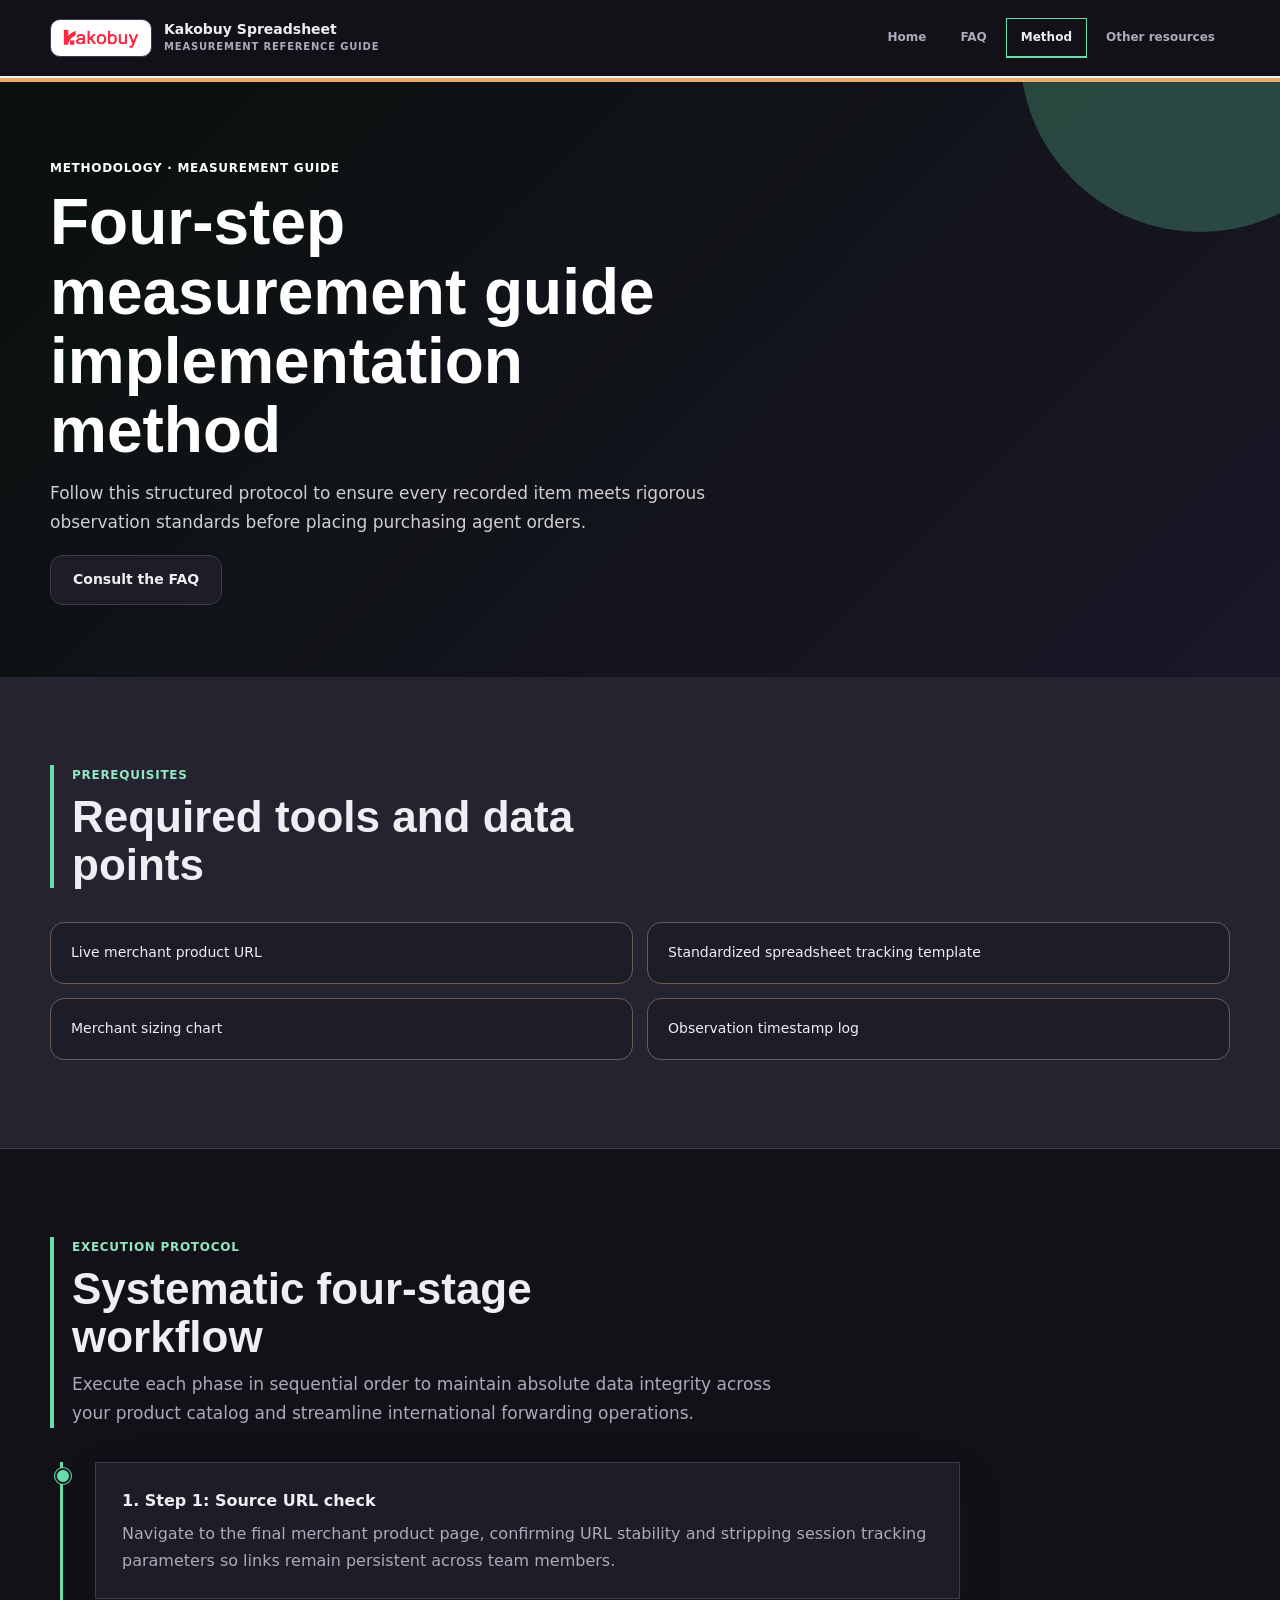
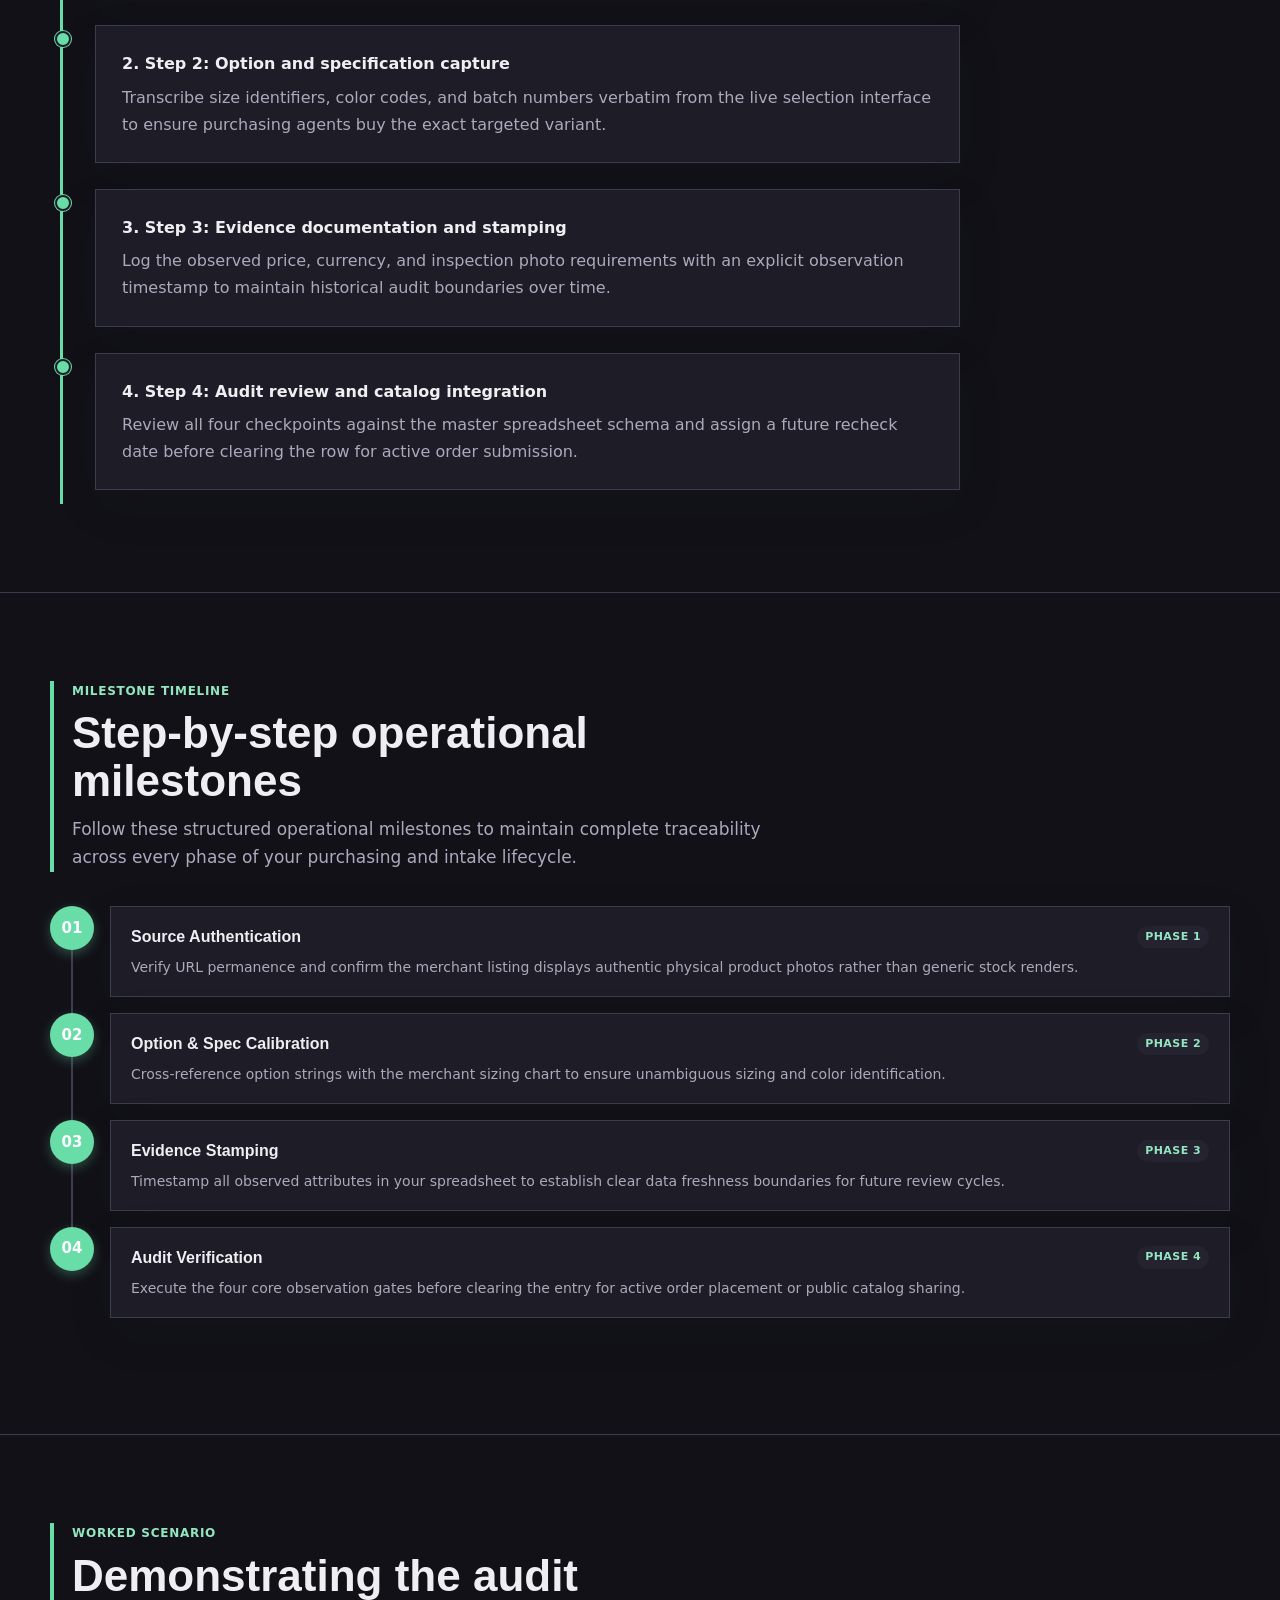
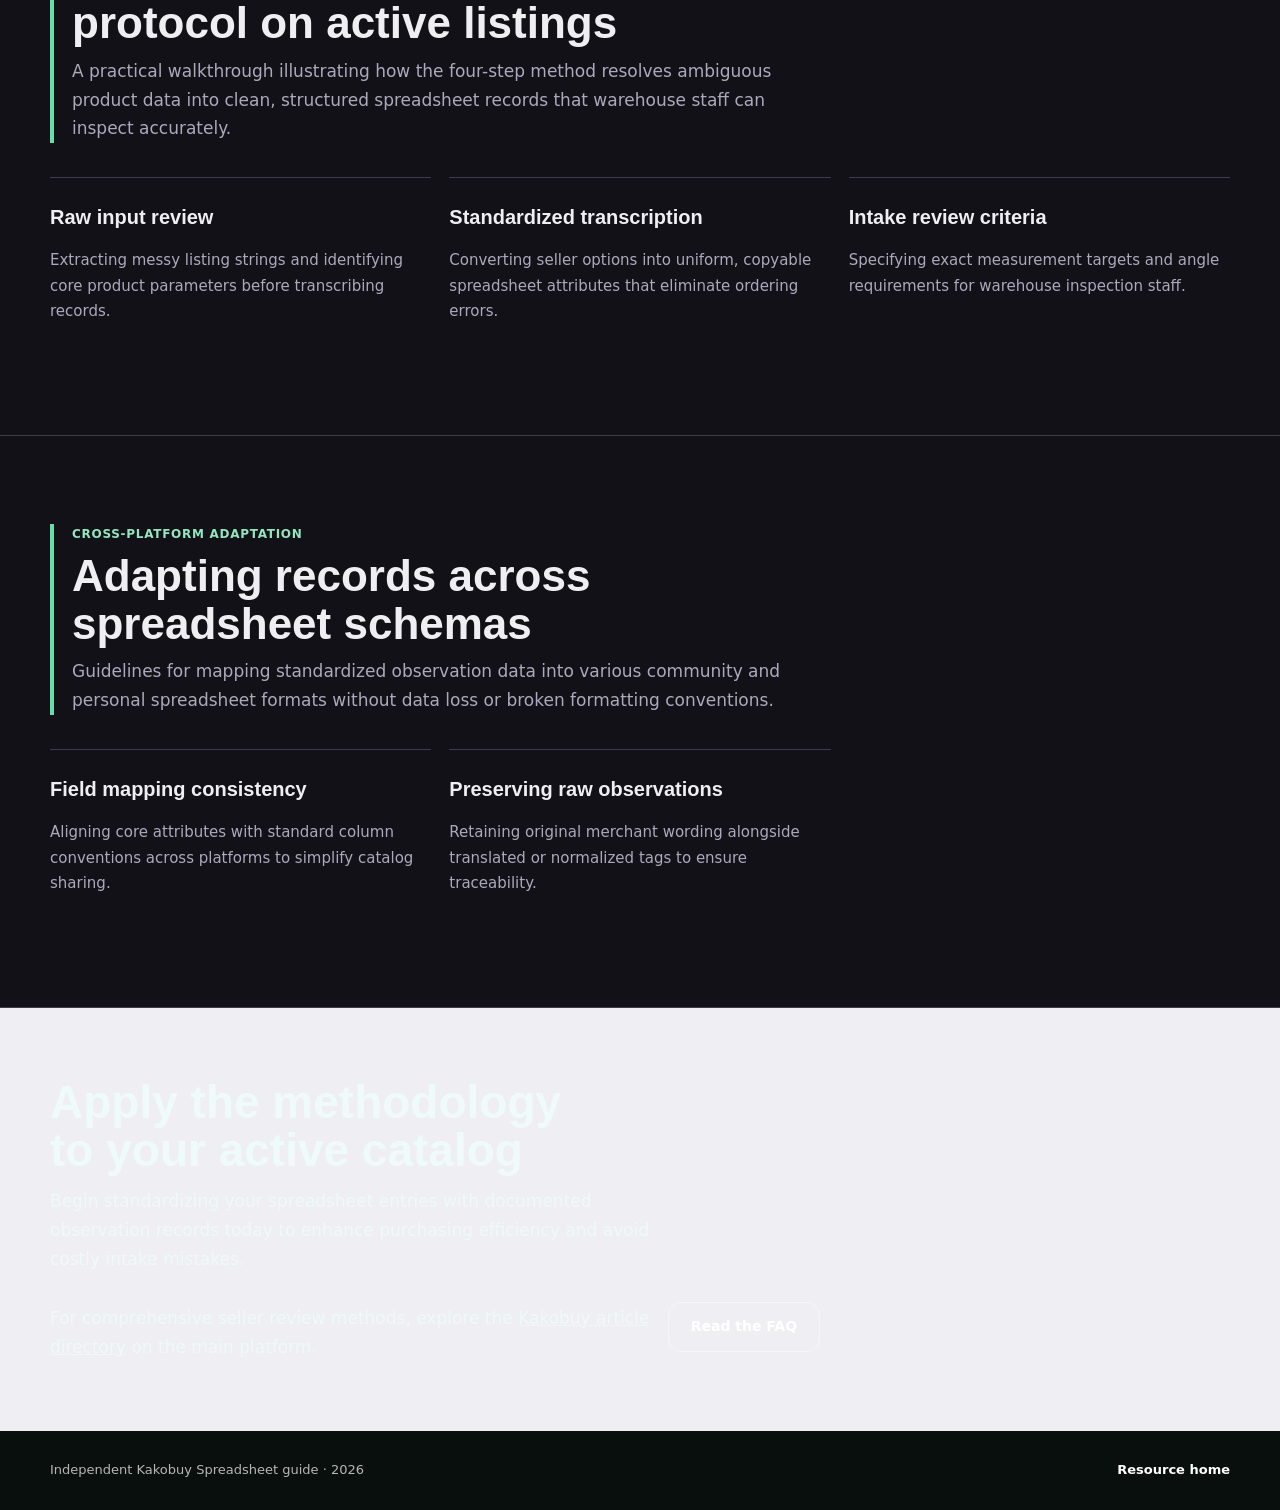
<file: usage-guide.html>
<!doctype html>
<html lang="en">
  <head>
    <meta charset="utf-8">
    <meta name="viewport" content="width=device-width, initial-scale=1">
    <title>How to Implement Kakobuy Spreadsheet Measurement Reference Guide</title>
    <meta name="description" content="A four-step structured method for executing a comprehensive reference manual for standardized measurement protocols on kakobuy spreadsheet items: garment dimension charts, footwear insole guides, and tolerance boundaries. with complete auditability, verifiable evidence, and dated catalog logs.">
    <meta name="robots" content="index,follow,max-image-preview:large">
    <link rel="canonical" href="https://ethanreg004.github.io/kakobuy-spreadsheet-measurement-reference-guide/usage-guide">
    <script type="application/ld+json">{"@context":"https://schema.org","@type":"HowTo","name":"How to Implement Kakobuy Spreadsheet Measurement Reference Guide","headline":"Four-step measurement guide implementation method","description":"A four-step structured method for executing a comprehensive reference manual for standardized measurement protocols on kakobuy spreadsheet items: garment dimension charts, footwear insole guides, and tolerance boundaries. with complete auditability, verifiable evidence, and dated catalog logs.","url":"https://ethanreg004.github.io/kakobuy-spreadsheet-measurement-reference-guide/usage-guide","inLanguage":"en","isPartOf":{"@type":"WebSite","name":"Kakobuy Spreadsheet","url":"https://ethanreg004.github.io/kakobuy-spreadsheet-measurement-reference-guide/"},"about":{"@type":"Thing","name":"Kakobuy Spreadsheet"},"step":[{"@type":"HowToStep","position":1,"name":"Step 1: Source URL check","text":"Navigate to the final merchant product page, confirming URL stability and stripping session tracking parameters so links remain persistent across team members."},{"@type":"HowToStep","position":2,"name":"Step 2: Option and specification capture","text":"Transcribe size identifiers, color codes, and batch numbers verbatim from the live selection interface to ensure purchasing agents buy the exact targeted variant."},{"@type":"HowToStep","position":3,"name":"Step 3: Evidence documentation and stamping","text":"Log the observed price, currency, and inspection photo requirements with an explicit observation timestamp to maintain historical audit boundaries over time."},{"@type":"HowToStep","position":4,"name":"Step 4: Audit review and catalog integration","text":"Review all four checkpoints against the master spreadsheet schema and assign a future recheck date before clearing the row for active order submission."}]}</script>
    <link rel="stylesheet" href="./styles.css">
  </head>
  <body class="page-guide theme-auto layout-documentation-hub visual-dark hero-compact-banner cards-mixed-surfaces type-compact-grotesk density-balanced">

    <header class="site-header">
      <nav class="nav wrap" aria-label="Primary navigation">
        <a class="site-brand" href="./">
          <img src="./kakobuy-logo.png" alt="Kakobuy">
          <span class="brand-copy">
            <strong>Kakobuy Spreadsheet</strong>
            <small>Measurement Reference Guide</small>
          </span>
        </a>
        <div class="nav-links">
          <a href="./">Home</a>
          <a href="./faq">FAQ</a>
          <a href="./usage-guide" aria-current="page">Method</a>
          <a href="./alternatives">Other resources</a>
        </div>
      </nav>
    </header>
    <main>

      <section class="page-band">
        <div class="page-band-inner wrap">
          <p class="eyebrow">Methodology · Measurement Guide</p>
          <h1>Four-step measurement guide implementation method</h1>
          <p class="lead">Follow this structured protocol to ensure every recorded item meets rigorous observation standards before placing purchasing agent orders.</p>
          <div class="actions">
            
            <a class="button ghost" href="./faq">Consult the FAQ</a>
          </div>
        </div>
      </section>
      <section class="section soft-bg">
        <div class="wrap">
          <div class="section-head">
            <p class="eyebrow">Prerequisites</p>
            <h2>Required tools and data points</h2>
          </div>
          <ul class="prep-box">
            <li>Live merchant product URL</li>
            <li>Standardized spreadsheet tracking template</li>
            <li>Merchant sizing chart</li>
            <li>Observation timestamp log</li>
          </ul>
        </div>
      </section>
      <section class="section">
        <div class="wrap">
          <div class="section-head">
            <p class="eyebrow">Execution Protocol</p>
            <h2>Systematic four-stage workflow</h2>
            <p>Execute each phase in sequential order to maintain absolute data integrity across your product catalog and streamline international forwarding operations.</p>
          </div>
          <ol class="timeline">

            <li>
              <div class="step-card">
                <strong>1. Step 1: Source URL check</strong>
                <p>Navigate to the final merchant product page, confirming URL stability and stripping session tracking parameters so links remain persistent across team members.</p>
              </div>
            </li>
            <li>
              <div class="step-card">
                <strong>2. Step 2: Option and specification capture</strong>
                <p>Transcribe size identifiers, color codes, and batch numbers verbatim from the live selection interface to ensure purchasing agents buy the exact targeted variant.</p>
              </div>
            </li>
            <li>
              <div class="step-card">
                <strong>3. Step 3: Evidence documentation and stamping</strong>
                <p>Log the observed price, currency, and inspection photo requirements with an explicit observation timestamp to maintain historical audit boundaries over time.</p>
              </div>
            </li>
            <li>
              <div class="step-card">
                <strong>4. Step 4: Audit review and catalog integration</strong>
                <p>Review all four checkpoints against the master spreadsheet schema and assign a future recheck date before clearing the row for active order submission.</p>
              </div>
            </li>
          </ol>
        </div>
      </section>

      <section class="section" id="step-outputs">
        <div class="wrap">
          <div class="section-head">
            <p class="eyebrow">Milestone Timeline</p>
            <h2>Step-by-step operational milestones</h2>
            <p>Follow these structured operational milestones to maintain complete traceability across every phase of your purchasing and intake lifecycle.</p>
          </div>
          <div class="timeline-container">
            <ol class="stepper-timeline">

            <li class="stepper-node">
              <div class="stepper-badge">01</div>
              <div class="stepper-content">
                <div class="stepper-topline">
                  <h3>Source Authentication</h3>
                  <span class="stepper-tag">Phase 1</span>
                </div>
                <p>Verify URL permanence and confirm the merchant listing displays authentic physical product photos rather than generic stock renders.</p>
              </div>
            </li>
            <li class="stepper-node">
              <div class="stepper-badge">02</div>
              <div class="stepper-content">
                <div class="stepper-topline">
                  <h3>Option &amp; Spec Calibration</h3>
                  <span class="stepper-tag">Phase 2</span>
                </div>
                <p>Cross-reference option strings with the merchant sizing chart to ensure unambiguous sizing and color identification.</p>
              </div>
            </li>
            <li class="stepper-node">
              <div class="stepper-badge">03</div>
              <div class="stepper-content">
                <div class="stepper-topline">
                  <h3>Evidence Stamping</h3>
                  <span class="stepper-tag">Phase 3</span>
                </div>
                <p>Timestamp all observed attributes in your spreadsheet to establish clear data freshness boundaries for future review cycles.</p>
              </div>
            </li>
            <li class="stepper-node">
              <div class="stepper-badge">04</div>
              <div class="stepper-content">
                <div class="stepper-topline">
                  <h3>Audit Verification</h3>
                  <span class="stepper-tag">Phase 4</span>
                </div>
                <p>Execute the four core observation gates before clearing the entry for active order placement or public catalog sharing.</p>
              </div>
            </li>
            </ol>
          </div>
        </div>
      </section>

      <section class="section" id="worked-example">
        <div class="wrap">
          <div class="section-head">
            <p class="eyebrow">Worked Scenario</p>
            <h2>Demonstrating the audit protocol on active listings</h2>
            <p>A practical walkthrough illustrating how the four-step method resolves ambiguous product data into clean, structured spreadsheet records that warehouse staff can inspect accurately.</p>
          </div>
          <div class="note-strip">

            <article class="note-card">
              <h3>Raw input review</h3>
              <p>Extracting messy listing strings and identifying core product parameters before transcribing records.</p>
            </article>
            <article class="note-card">
              <h3>Standardized transcription</h3>
              <p>Converting seller options into uniform, copyable spreadsheet attributes that eliminate ordering errors.</p>
            </article>
            <article class="note-card">
              <h3>Intake review criteria</h3>
              <p>Specifying exact measurement targets and angle requirements for warehouse inspection staff.</p>
            </article>
          </div>
        </div>
      </section>

      <section class="section" id="compatibility-map">
        <div class="wrap">
          <div class="section-head">
            <p class="eyebrow">Cross-Platform Adaptation</p>
            <h2>Adapting records across spreadsheet schemas</h2>
            <p>Guidelines for mapping standardized observation data into various community and personal spreadsheet formats without data loss or broken formatting conventions.</p>
          </div>
          <div class="note-strip">

            <article class="note-card">
              <h3>Field mapping consistency</h3>
              <p>Aligning core attributes with standard column conventions across platforms to simplify catalog sharing.</p>
            </article>
            <article class="note-card">
              <h3>Preserving raw observations</h3>
              <p>Retaining original merchant wording alongside translated or normalized tags to ensure traceability.</p>
            </article>
          </div>
        </div>
      </section>

      <section class="final-band">
        <div class="wrap">
          <h2>Apply the methodology to your active catalog</h2>
          <p>Begin standardizing your spreadsheet entries with documented observation records today to enhance purchasing efficiency and avoid costly intake mistakes.</p>
          <div class="actions">
            <p class="contextual-project-link">For comprehensive seller review methods, explore the <a href="https://kakobs.com/articles/" target="_blank" rel="noopener noreferrer">Kakobuy article directory</a> on the main platform.</p>
            <a class="button ghost" href="./faq">Read the FAQ</a>
          </div>
        </div>
      </section>
    </main>

    <footer class="site-footer">
      <div class="wrap footer-layout">
        <span>Independent Kakobuy Spreadsheet guide · 2026</span>
        <a href="./">Resource home</a>
      </div>
    </footer>
  </body>
</html>
</file>
<file: styles.css>
/* Kakobuy CF site — source-audit layout (not a clone of reference-page CSS) */
:root {
  color-scheme: light;
  --ink: #0b1220;
  --muted: #5b6775;
  --line: #d7e0e8;
  --paper: #eef3f6;
  --panel: #ffffff;
  --rail: #0a3642;
  --rail-2: #0f5566;
  --accent: #0f8f8a;
  --accent-dark: #0a6662;
  --warn: #b45309;
  --soft-teal: #e7f5f4;
  --soft-slate: #eef2f5;
  --shadow: 0 10px 30px rgba(15, 23, 32, 0.08);
  --shadow-lg: 0 18px 48px rgba(15, 23, 32, 0.12);
  --radius: 16px;
  --max: 1080px;
}

* {
  box-sizing: border-box;
}

html {
  scroll-behavior: smooth;
}

body {
  margin: 0;
  font-family:
    "Segoe UI", Inter, ui-sans-serif, system-ui, -apple-system, BlinkMacSystemFont,
    sans-serif;
  color: var(--ink);
  background:
    radial-gradient(900px 420px at 8% -8%, rgba(15, 143, 138, 0.1), transparent 55%),
    radial-gradient(700px 360px at 100% 0%, rgba(15, 85, 102, 0.08), transparent 50%),
    var(--paper);
  line-height: 1.65;
  font-size: 16px;
  -webkit-font-smoothing: antialiased;
}

img {
  display: block;
  max-width: 100%;
}

a {
  color: inherit;
}

.wrap {
  width: min(var(--max), calc(100% - 36px));
  margin: 0 auto;
}

/* Top bar: light tool-bar style, not reference sticky white+orange underline */
.site-header {
  position: sticky;
  z-index: 30;
  top: 0;
  background: color-mix(in srgb, var(--panel) 86%, transparent);
  border-bottom: 1px solid var(--line);
  backdrop-filter: blur(14px) saturate(1.15);
  box-shadow: 0 1px 0 rgba(255, 255, 255, 0.7) inset;
}

.nav {
  min-height: 58px;
  display: flex;
  align-items: center;
  justify-content: space-between;
  gap: 16px;
}

.site-brand {
  display: inline-flex;
  align-items: center;
  gap: 10px;
  text-decoration: none;
  font-weight: 800;
  font-size: 13px;
  letter-spacing: 0.02em;
  text-transform: uppercase;
}

.site-brand img {
  width: 108px;
  height: 30px;
  object-fit: contain;
  background: #fff;
  border: 1px solid var(--line);
  border-radius: 8px;
  padding: 4px 8px;
}

.nav-links {
  display: flex;
  flex-wrap: wrap;
  gap: 8px;
}

.nav-links a {
  text-decoration: none;
  font-size: 13px;
  font-weight: 700;
  color: var(--muted);
  padding: 8px 11px;
  border-radius: 999px;
  border: 1px solid transparent;
}

.nav-links a:hover,
.nav-links a:focus-visible {
  color: var(--nav-hover-text, var(--ink));
  background: var(--nav-hover-background, var(--panel));
  border-color: var(--nav-hover-border, var(--line));
}

.nav-links a[aria-current="page"] {
  color: var(--on-accent, #fff);
  background: var(--rail);
  border-color: var(--rail);
}

.nav-links a:focus-visible,
.site-brand:focus-visible,
.faq-toc a:focus-visible,
.button:focus-visible {
  outline: 3px solid var(--nav-focus-ring, var(--accent-dark));
  outline-offset: 3px;
}

/* Home hero: split rail + panel (not full-bleed dark masthead like reference) */
.hero-split {
  display: grid;
  grid-template-columns: minmax(220px, 0.9fr) minmax(0, 1.4fr);
  min-height: 420px;
  border-bottom: 1px solid var(--line);
}

.hero-rail {
  background:
    linear-gradient(165deg, var(--rail) 0%, var(--rail-2) 55%, #0a2c35 100%);
  color: #e8f7f6;
  padding: 48px 28px 40px;
  display: flex;
  flex-direction: column;
  justify-content: flex-end;
  gap: 14px;
}

.hero-rail .badge {
  align-self: flex-start;
  font-size: 11px;
  font-weight: 800;
  letter-spacing: 0.08em;
  text-transform: uppercase;
  padding: 6px 10px;
  border-radius: 999px;
  border: 1px solid rgba(255, 255, 255, 0.28);
  background: rgba(255, 255, 255, 0.08);
}

.hero-rail h1 {
  margin: 0;
  font-size: clamp(28px, 3.6vw, 40px);
  line-height: 1.08;
}

.hero-rail p {
  margin: 0;
  color: rgba(232, 247, 246, 0.86);
  font-size: 15px;
  max-width: 34ch;
}

.hero-panel {
  background: var(--panel);
  padding: 48px 36px 40px;
  display: flex;
  flex-direction: column;
  justify-content: center;
  gap: 18px;
}

.hero-panel h2 {
  margin: 0;
  font-size: clamp(22px, 2.8vw, 28px);
  line-height: 1.15;
}

.hero-panel .lead {
  margin: 0;
  color: var(--muted);
  max-width: 54ch;
}

.actions {
  display: flex;
  flex-wrap: wrap;
  gap: 12px;
  align-items: center;
}

.button {
  display: inline-flex;
  min-height: 46px;
  align-items: center;
  justify-content: center;
  padding: 0 18px;
  border-radius: 12px;
  border: 1px solid transparent;
  background: linear-gradient(180deg, color-mix(in srgb, var(--accent) 82%, #fff) 0%, var(--accent) 100%);
  color: var(--on-accent, #fff);
  font-weight: 800;
  text-decoration: none;
  box-shadow: 0 8px 18px color-mix(in srgb, var(--accent) 28%, transparent);
  transition: transform 0.12s ease, box-shadow 0.12s ease, background 0.12s ease;
}

.button:hover {
  background: linear-gradient(180deg, var(--accent) 0%, var(--accent-dark) 100%);
  border-color: transparent;
  box-shadow: 0 10px 22px color-mix(in srgb, var(--accent-dark) 30%, transparent);
}

.button:active {
  transform: translateY(1px);
}

.button.ghost {
  background: var(--panel);
  color: var(--ink);
  border-color: var(--line);
  box-shadow: none;
}

.button.ghost:hover {
  border-color: #9fd9d6;
  background: var(--soft-teal);
  box-shadow: none;
}

.meta-note {
  margin: 0;
  font-size: 13px;
  color: var(--muted);
}

/* Inner page tops: compact band, color varies — not reference soft full mastheads */
.page-band {
  border-bottom: 1px solid var(--line);
  background: var(--panel);
}

.page-faq .page-band {
  border-top: 4px solid #2563eb;
}

.page-guide .page-band {
  border-top: 4px solid var(--warn);
}

.page-alternatives .page-band {
  border-top: 4px solid #15803d;
}

.page-band-inner {
  padding: 36px 0 30px;
}

.page-band .eyebrow {
  margin: 0 0 10px;
  font-size: 12px;
  font-weight: 800;
  letter-spacing: 0.06em;
  text-transform: uppercase;
  color: var(--accent-dark);
}

.page-band h1 {
  margin: 0;
  font-size: clamp(28px, 4vw, 38px);
  line-height: 1.08;
  max-width: 18ch;
}

.page-band .lead {
  margin: 14px 0 0;
  max-width: 62ch;
  color: var(--muted);
  font-size: 17px;
}

.page-band .actions {
  margin-top: 18px;
}

/* Sections */
.section {
  padding: 48px 0;
}

.section-head {
  margin-bottom: 22px;
  max-width: 64ch;
}

.section-head .eyebrow {
  margin: 0 0 8px;
  font-size: 12px;
  font-weight: 800;
  letter-spacing: 0.06em;
  text-transform: uppercase;
  color: var(--accent-dark);
}

.section-head h2 {
  margin: 0;
  font-size: clamp(24px, 3vw, 30px);
  line-height: 1.15;
}

.section-head p {
  margin: 10px 0 0;
  color: var(--muted);
}

/* Source checklist — primary module on Home (before categories) */
.check-grid {
  display: grid;
  grid-template-columns: repeat(2, minmax(0, 1fr));
  gap: 12px;
  margin: 0;
  padding: 0;
  list-style: none;
  counter-reset: check;
}

.check-grid li {
  counter-increment: check;
  display: grid;
  grid-template-columns: 42px 1fr;
  gap: 12px;
  padding: 16px;
  background: var(--panel);
  border: 1px solid var(--line);
  border-radius: var(--radius);
  box-shadow: 0 1px 0 rgba(15, 23, 32, 0.03);
}

.check-grid li::before {
  content: counter(check, decimal-leading-zero);
  display: grid;
  place-items: center;
  width: 42px;
  height: 42px;
  border-radius: 12px;
  background: var(--soft-teal);
  color: var(--accent-dark);
  font-weight: 850;
  font-size: 13px;
}

.check-grid strong {
  display: block;
  margin-bottom: 4px;
}

.check-grid span {
  color: var(--muted);
  font-size: 14px;
}

/* Category: chips + map side-by-side (not reference 3-col index then figure) */
.category-layout {
  display: grid;
  grid-template-columns: minmax(0, 0.95fr) minmax(0, 1.15fr);
  gap: 22px;
  align-items: start;
}

.chip-wrap {
  display: flex;
  flex-wrap: wrap;
  gap: 8px;
  margin: 0;
  padding: 0;
  list-style: none;
}

.chip-wrap li {
  font-size: 13px;
  font-weight: 700;
  padding: 8px 12px;
  border-radius: 999px;
  background: var(--panel);
  border: 1px solid var(--line);
  color: var(--ink);
}

.map-card {
  margin: 0;
  background: var(--panel);
  border: 1px solid var(--line);
  border-radius: var(--radius);
  overflow: hidden;
  box-shadow: var(--shadow);
}

.map-card a {
  display: block;
}

.map-card img {
  width: 100%;
  height: auto;
}

.map-card figcaption {
  padding: 12px 14px 14px;
  font-size: 13px;
  color: var(--muted);
  border-top: 1px solid var(--line);
  background: var(--soft-slate);
}

/* Order-note prep strip */
.note-strip {
  display: grid;
  grid-template-columns: repeat(3, minmax(0, 1fr));
  gap: 12px;
}

.note-card {
  background: var(--panel);
  border: 1px solid var(--line);
  border-left: 4px solid var(--accent);
  border-radius: 12px;
  padding: 18px;
}

.note-card h3 {
  margin: 0 0 8px;
  font-size: 16px;
}

.note-card p {
  margin: 0;
  color: var(--muted);
  font-size: 14px;
}

/* Compact FAQ on home: 2-col flat Q/A */
.mini-faq {
  display: grid;
  grid-template-columns: 1fr 1fr;
  gap: 10px;
}

.mini-faq article {
  background: var(--panel);
  border: 1px solid var(--line);
  border-radius: 12px;
  padding: 14px 16px;
}

.mini-faq h3 {
  margin: 0;
  font-size: 15px;
}

.mini-faq p {
  margin: 8px 0 0;
  color: var(--muted);
  font-size: 14px;
}

/* FAQ page: two-column groups with left sticky toc feel */
.faq-layout {
  display: grid;
  grid-template-columns: 200px minmax(0, 1fr);
  gap: 28px;
  align-items: start;
}

.faq-toc {
  position: sticky;
  top: 78px;
  display: grid;
  gap: 8px;
}

.faq-toc a {
  text-decoration: none;
  font-size: 13px;
  font-weight: 700;
  color: var(--muted);
  padding: 8px 10px;
  border-radius: 8px;
  border: 1px solid transparent;
}

.faq-toc a:hover {
  background: var(--panel);
  border-color: var(--line);
  color: var(--ink);
}

.faq-groups {
  display: grid;
  gap: 28px;
}

.faq-group h2 {
  margin: 0 0 12px;
  font-size: 22px;
}

.faq-dl {
  margin: 0;
  border: 1px solid var(--line);
  border-radius: var(--radius);
  background: var(--panel);
  overflow: hidden;
}

.faq-dl > div {
  padding: 16px 18px;
  border-top: 1px solid var(--line);
}

.faq-dl > div:first-child {
  border-top: 0;
}

.faq-dl dt {
  font-weight: 800;
  font-size: 15px;
}

.faq-dl dd {
  margin: 8px 0 0;
  color: var(--muted);
}

/* Usage: vertical timeline (not 4 equal cards) */
.timeline {
  margin: 0;
  padding: 0;
  list-style: none;
  display: grid;
  gap: 0;
  border-left: 3px solid var(--accent);
}

.timeline li {
  position: relative;
  padding: 0 0 22px 22px;
}

.timeline li::before {
  content: "";
  position: absolute;
  left: -8px;
  top: 6px;
  width: 12px;
  height: 12px;
  border-radius: 50%;
  background: var(--accent);
  border: 2px solid var(--panel);
  box-shadow: 0 0 0 1px var(--accent);
}

.timeline .step-card {
  background: var(--panel);
  border: 1px solid var(--line);
  border-radius: var(--radius);
  padding: 16px 18px;
}

.timeline .step-card strong {
  display: block;
  margin-bottom: 6px;
  font-size: 16px;
}

.timeline .step-card p {
  margin: 0;
  color: var(--muted);
}

.prep-box {
  display: grid;
  grid-template-columns: 1fr 1fr;
  gap: 10px;
  margin: 0;
  padding: 0;
  list-style: none;
}

.prep-box li {
  background: color-mix(in srgb, var(--warn) 10%, var(--panel));
  border: 1px solid color-mix(in srgb, var(--warn) 28%, var(--line));
  border-radius: 10px;
  padding: 12px 14px;
  font-size: 14px;
}

/* Alternatives: stacked rows with brand mark, not 2x2 cards */
.alt-rows {
  display: grid;
  gap: 12px;
}

.alt-row {
  display: grid;
  grid-template-columns: 140px minmax(0, 1fr) auto;
  gap: 16px;
  align-items: center;
  background: var(--panel);
  border: 1px solid var(--line);
  border-radius: var(--radius);
  padding: 16px 18px;
}

.alt-row .brand-tag {
  font-size: 13px;
  font-weight: 850;
  letter-spacing: 0.04em;
  text-transform: uppercase;
  color: var(--accent-dark);
}

.alt-row p {
  margin: 0;
  color: var(--muted);
  font-size: 14px;
}

.compare-list {
  margin: 0;
  padding: 0;
  list-style: none;
  display: grid;
  gap: 8px;
}

.compare-list li {
  display: grid;
  grid-template-columns: 28px 1fr;
  gap: 10px;
  align-items: start;
  background: var(--panel);
  border: 1px dashed var(--line);
  border-radius: 10px;
  padding: 12px 14px;
  font-size: 14px;
}

.compare-list li::before {
  content: "✓";
  color: var(--accent-dark);
  font-weight: 900;
}

/* Bottom CTA: full teal band, not deep black reference clone */
.final-band {
  margin-top: 8px;
  padding: 42px 0;
  background: linear-gradient(120deg, var(--rail), var(--rail-2));
  color: #eefbfa;
  text-align: left;
}

.final-band h2 {
  margin: 0;
  font-size: clamp(24px, 3vw, 30px);
}

.final-band p {
  margin: 12px 0 0;
  max-width: 56ch;
  color: rgba(238, 251, 250, 0.86);
}

.final-band .actions {
  margin-top: 18px;
}

.final-band .button:not(.ghost) {
  background: #fff;
  color: var(--rail);
  border-color: #fff;
}

.final-band .button.ghost {
  color: #fff;
  border-color: rgba(255, 255, 255, 0.4);
  background: transparent;
}

.site-footer {
  padding: 22px 0;
  background: #0b1218;
  color: rgba(255, 255, 255, 0.7);
  font-size: 13px;
}

.footer-layout {
  display: flex;
  flex-wrap: wrap;
  justify-content: space-between;
  gap: 12px;
}

.site-footer a {
  color: #fff;
  text-decoration: none;
  font-weight: 700;
}

.soft-bg {
  background: var(--soft-slate);
}

.teal-bg {
  background: var(--soft-teal);
}

/* Rich Data Table */
.table-container {
  width: 100%;
  overflow-x: auto;
  margin: 24px 0;
  border-radius: var(--radius);
  border: 1px solid var(--line);
  background: var(--panel);
  box-shadow: var(--shadow);
}

.data-table {
  width: 100%;
  border-collapse: collapse;
  font-size: 14px;
  text-align: left;
}

.data-table caption {
  padding: 12px 16px;
  font-weight: 700;
  font-size: 13px;
  color: var(--muted);
  text-align: left;
  background: var(--paper);
  border-bottom: 1px solid var(--line);
  letter-spacing: 0.02em;
  text-transform: uppercase;
}

.data-table th,
.data-table td {
  padding: 12px 16px;
  border-bottom: 1px solid var(--line);
}

.data-table thead th {
  background: var(--soft-slate);
  color: var(--ink);
  font-weight: 700;
  white-space: nowrap;
}

.data-table tbody th {
  font-weight: 700;
  color: var(--ink);
  background: color-mix(in srgb, var(--paper) 40%, transparent);
}

.data-table tbody tr:last-child th,
.data-table tbody tr:last-child td {
  border-bottom: none;
}

.data-table tbody tr:hover {
  background: color-mix(in srgb, var(--accent) 4%, transparent);
}

/* Visual Stepper Timeline */
.timeline-container {
  margin: 28px 0;
}

.stepper-timeline {
  list-style: none;
  padding: 0;
  margin: 0;
  display: flex;
  flex-direction: column;
  gap: 16px;
}

.stepper-node {
  display: grid;
  grid-template-columns: 44px 1fr;
  gap: 16px;
  align-items: start;
  position: relative;
}

.stepper-node:not(:last-child)::after {
  content: "";
  position: absolute;
  left: 21px;
  top: 44px;
  bottom: -16px;
  width: 2px;
  background: var(--line);
}

.stepper-badge {
  width: 44px;
  height: 44px;
  border-radius: 50%;
  background: var(--accent);
  color: #ffffff;
  font-weight: 800;
  font-size: 15px;
  display: flex;
  align-items: center;
  justify-content: center;
  box-shadow: 0 4px 12px color-mix(in srgb, var(--accent) 30%, transparent);
  flex-shrink: 0;
  z-index: 2;
}

.stepper-content {
  background: var(--panel);
  border: 1px solid var(--line);
  border-radius: var(--radius);
  padding: 16px 20px;
  box-shadow: var(--shadow);
}

.stepper-topline {
  display: flex;
  align-items: center;
  justify-content: space-between;
  gap: 12px;
  margin-bottom: 6px;
}

.stepper-topline h3 {
  margin: 0;
  font-size: 16px;
  font-weight: 800;
}

.stepper-tag {
  font-size: 11px;
  font-weight: 700;
  padding: 2px 8px;
  border-radius: 20px;
  background: var(--soft-slate);
  color: var(--accent-dark);
  text-transform: uppercase;
  letter-spacing: 0.04em;
}

.stepper-content p {
  margin: 0;
  font-size: 14px;
  color: var(--muted);
}

/* Metric Highlights Grid */
.metric-grid {
  display: grid;
  grid-template-columns: repeat(auto-fit, minmax(200px, 1fr));
  gap: 16px;
  margin: 24px 0;
}

.metric-card {
  background: var(--panel);
  border: 1px solid var(--line);
  border-radius: var(--radius);
  padding: 20px;
  box-shadow: var(--shadow);
  display: flex;
  flex-direction: column;
  gap: 4px;
}

.metric-val {
  font-size: 28px;
  font-weight: 900;
  color: var(--accent);
  letter-spacing: -0.02em;
  line-height: 1.1;
}

.metric-label {
  font-size: 14px;
  color: var(--ink);
  margin-top: 4px;
}

.metric-desc {
  font-size: 12px;
  color: var(--muted);
  margin: 0;
}

/* Interactive Widget Wrapper */
.widget-wrapper {
  margin: 28px 0;
  background: var(--panel);
  border: 1px solid var(--line);
  border-radius: var(--radius);
  padding: 24px;
  box-shadow: var(--shadow-lg);
}

.widget-card {
  display: flex;
  flex-direction: column;
  gap: 18px;
}

.widget-head h3 {
  margin: 0 0 4px;
  font-size: 18px;
}

.widget-head p {
  margin: 0;
  font-size: 14px;
  color: var(--muted);
}

.widget-form {
  display: grid;
  grid-template-columns: repeat(auto-fit, minmax(180px, 1fr));
  gap: 14px;
}

.widget-field label {
  display: block;
  font-size: 12px;
  font-weight: 700;
  color: var(--ink);
  margin-bottom: 4px;
}

.widget-field input,
.widget-field select {
  width: 100%;
  padding: 10px 12px;
  border-radius: 8px;
  border: 1px solid var(--line);
  background: var(--paper);
  font-size: 14px;
  color: var(--ink);
  font-family: inherit;
  box-sizing: border-box;
}

.widget-field input:focus,
.widget-field select:focus {
  outline: none;
  border-color: var(--accent);
  box-shadow: 0 0 0 3px color-mix(in srgb, var(--accent) 15%, transparent);
}

.widget-result {
  background: var(--soft-slate);
  border-radius: 12px;
  padding: 16px 20px;
  display: flex;
  flex-wrap: wrap;
  align-items: center;
  justify-content: space-between;
  gap: 12px;
  border: 1px solid var(--line);
}

.widget-result-num {
  font-size: 24px;
  font-weight: 900;
  color: var(--accent-dark);
}

@media (max-width: 900px) {
  .hero-split,
  .category-layout,
  .faq-layout,
  .note-strip,
  .mini-faq,
  .prep-box,
  .alt-row {
    grid-template-columns: 1fr;
  }

  .faq-toc {
    position: static;
    grid-auto-flow: column;
    grid-auto-columns: max-content;
    overflow-x: auto;
  }

  .alt-row {
    align-items: start;
  }

  .check-grid {
    grid-template-columns: 1fr;
  }
}

@media (max-width: 640px) {
  .nav {
    align-items: flex-start;
    flex-direction: column;
    padding: 10px 0;
  }

  .hero-rail,
  .hero-panel {
    padding: 28px 20px;
  }

  .button {
    width: 100%;
  }
}
/* Visual direction injected by build-site */
/* spreadsheet-guide visual-state-quality: v1 */

:root {
  --ink: #efeef2;
  --muted: #ada9bc;
  --line: #3f3b4e;
  --paper: #121118;
  --panel: #1e1c26;
  --rail: #09100d;
  --rail-2: #1a1727;
  --accent: #69dda7;
  --accent-dark: #93e6bf;
  --warn: #e5ac6c;
  --soft-teal: #22392f;
  --soft-slate: #25232f;
  --on-accent: #111318;
  --card: #1e1c26;
  --accent-soft: #22392f;
  --navy: #09100d;
}
:root { color-scheme: dark; }


body {
  background: var(--paper);
}

.site-header,
.hero-panel,
.note-card,
.mini-faq article,
.map-card,
.faq-toc,
.prep-box li,
.step-card,
.alt-row,
.compare-list li,
.button.ghost {
  background: var(--panel);
  color: var(--ink);
}

.soft-bg,
.soft-slate,
.teal-bg {
  background: var(--soft-teal);
}

.button:not(.ghost) {
  color: var(--on-accent);
}

.large-chips {
  display: flex;
  flex-wrap: wrap;
  gap: 10px;
}

.large-chips li {
  min-width: 120px;
  justify-content: center;
}

body.hero-centered-editorial .hero-split,
body.hero-wide-color-band .hero-split {
  grid-template-columns: minmax(0, 1fr);
}

body.hero-centered-editorial .hero-rail,
body.hero-centered-editorial .hero-panel {
  text-align: center;
}

body.hero-centered-editorial .actions {
  justify-content: center;
}

body.hero-compact-banner .hero-split {
  grid-template-columns: minmax(260px, .72fr) minmax(0, 1.28fr);
}

body.hero-compact-banner .hero-rail,
body.hero-compact-banner .hero-panel {
  min-height: 0;
  padding-block: 32px;
}

body.hero-asymmetric-callout .hero-split {
  grid-template-columns: minmax(0, 1.55fr) minmax(280px, .45fr);
}

body.hero-wide-color-band .hero-panel {
  border-top: 1px solid var(--line);
}

body.cards-flat-bands .note-card,
body.cards-flat-bands .mini-faq article,
body.cards-flat-bands .step-card,
body.cards-flat-bands .alt-row {
  border-inline: 0;
  border-radius: 0;
  box-shadow: none;
}

body.cards-list-led .note-strip,
body.cards-list-led .mini-faq,
body.cards-list-led .alt-rows {
  grid-template-columns: minmax(0, 1fr);
}

body.type-editorial-serif h1,
body.type-editorial-serif h2,
body.type-editorial-serif h3 {
  font-family: Georgia, "Times New Roman", serif;
}

body.type-compact-grotesk h1,
body.type-compact-grotesk h2,
body.type-compact-grotesk h3 {
  font-family: "Arial Narrow", Arial, sans-serif;
}

body.density-compact .section {
  padding-block: 42px;
}

body.density-airy .section {
  padding-block: 84px;
}

@media (max-width: 900px) {
  body.hero-compact-banner .hero-split,
  body.hero-asymmetric-callout .hero-split {
    grid-template-columns: minmax(0, 1fr);
  }

  body.hero-compact-banner .hero-rail,
  body.hero-compact-banner .hero-panel {
    padding: 30px 20px;
  }
}

/* Ensure hero gradient follows theme */
.hero-rail {
  background: linear-gradient(165deg, var(--rail) 0%, var(--rail-2) 55%, color-mix(in srgb, var(--rail) 80%, #000) 100%);
}

.final-band {
  background: linear-gradient(120deg, var(--rail), var(--rail-2));
}
:root {
  --max: 1180px;
  --radius-sm: 12px;
  --radius: 18px;
  --radius-lg: 28px;
  --shadow: 0 16px 50px rgba(20, 32, 43, 0.08);
  --shadow-lg: 0 28px 80px rgba(20, 32, 43, 0.13);
}

body {
  font-size: 16px;
  line-height: 1.7;
  letter-spacing: 0;
  background: var(--paper);
}

.wrap {
  width: min(var(--max), calc(100% - 48px));
}

.site-header {
  position: sticky;
  top: 0;
  z-index: 40;
  background: color-mix(in srgb, var(--panel) 92%, transparent);
  border-bottom: 1px solid color-mix(in srgb, var(--line) 76%, transparent);
  box-shadow: none;
}

.nav {
  min-height: 76px;
}

.site-brand {
  gap: 12px;
  text-transform: none;
  letter-spacing: 0;
}

.site-brand img {
  width: 102px;
  height: 38px;
  border-radius: 10px;
  padding: 5px 9px;
}

.brand-copy {
  display: grid;
  gap: 1px;
}

.brand-copy strong {
  color: var(--ink);
  font-size: 14px;
  line-height: 1.2;
}

.brand-copy small {
  color: var(--muted);
  font-size: 10px;
  font-weight: 750;
  letter-spacing: 0.08em;
  text-transform: uppercase;
}

.nav-links {
  gap: 4px;
  padding: 5px;
  border: 1px solid var(--line);
  border-radius: 999px;
  background: color-mix(in srgb, var(--panel) 80%, var(--paper));
}

.nav-links a {
  padding: 8px 14px;
  color: var(--muted);
  font-size: 12px;
}

.nav-links a[aria-current="page"] {
  color: var(--on-accent);
  background: var(--accent);
  border-color: var(--accent);
  box-shadow: 0 5px 14px color-mix(in srgb, var(--accent) 24%, transparent);
}

.hero {
  position: relative;
  overflow: hidden;
  padding: 54px 0 62px;
  background: color-mix(in srgb, var(--soft-teal) 64%, var(--paper));
}

.hero::before {
  content: none;
}

.hero-split {
  position: relative;
  display: grid;
  grid-template-columns: minmax(0, 1.03fr) minmax(390px, 0.78fr);
  gap: 58px;
  min-height: 0;
  align-items: center;
  border: 0;
}

body.layout-editorial-guide .hero-split,
body.layout-asymmetric-landing .hero-split {
  grid-template-columns: minmax(0, 1.25fr) minmax(380px, 0.55fr);
}

body.layout-checklist-first .hero-split {
  grid-template-columns: minmax(0, 1fr) minmax(420px, 0.8fr);
}

body.layout-evidence-grid .hero-split {
  grid-template-columns: minmax(380px, 0.65fr) minmax(0, 1.15fr);
}

.hero-rail {
  display: block;
  padding: 0;
  color: var(--ink);
  background: transparent !important;
}

.hero-rail .badge {
  display: inline-flex;
  margin-bottom: 24px;
  color: var(--ink);
  border-color: color-mix(in srgb, var(--accent) 32%, var(--line));
  background: color-mix(in srgb, var(--accent) 8%, var(--panel));
}

.hero-rail h1 {
  max-width: 820px;
  color: var(--ink);
  font-size: clamp(42px, 5.3vw, 70px);
  line-height: 0.99;
  letter-spacing: 0;
}

.hero-rail > p:not(.meta-note) {
  max-width: 650px;
  margin-top: 24px;
  color: var(--muted);
  font-size: clamp(17px, 2vw, 20px);
  line-height: 1.6;
}

.hero-rail .actions {
  margin-top: 30px;
}

.hero-rail .meta-note {
  max-width: 640px;
  margin-top: 18px;
  color: var(--muted);
}

.hero-panel {
  display: block;
  min-width: 0;
  padding: 28px;
  color: var(--ink);
  border: 1px solid color-mix(in srgb, var(--line) 72%, transparent);
  border-radius: var(--radius-lg);
  background: color-mix(in srgb, var(--panel) 94%, transparent);
  box-shadow: var(--shadow-lg);
}

.workbench-topline {
  display: flex;
  justify-content: space-between;
  gap: 14px;
  margin-bottom: 24px;
  padding-bottom: 16px;
  color: var(--muted);
  border-bottom: 1px solid var(--line);
  font-size: 11px;
  font-weight: 800;
  letter-spacing: 0.09em;
  text-transform: uppercase;
}

.status-dot {
  display: inline-flex;
  align-items: center;
  gap: 6px;
  color: var(--accent-dark);
}

.status-dot::before {
  width: 7px;
  height: 7px;
  border-radius: 50%;
  background: var(--accent);
  box-shadow: 0 0 0 4px color-mix(in srgb, var(--accent) 13%, transparent);
  content: "";
}

.hero-panel h2 {
  max-width: 18ch;
  font-size: clamp(24px, 2.5vw, 32px);
  letter-spacing: 0;
}

.hero-panel .lead {
  margin-top: 12px;
}

.hero-signals {
  display: grid;
  gap: 10px;
  margin: 24px 0 0;
  padding: 0;
  list-style: none;
}

.hero-signals li {
  display: grid;
  grid-template-columns: 36px minmax(0, 1fr);
  gap: 12px;
  padding: 13px;
  border: 1px solid var(--line);
  border-radius: 14px;
  background: var(--panel);
}

.hero-signals li > span {
  display: grid;
  width: 34px;
  height: 34px;
  place-items: center;
  color: var(--on-accent);
  border-radius: 10px;
  background: var(--accent);
  font-size: 11px;
  font-weight: 900;
}

.hero-signals strong,
.hero-signals small {
  display: block;
}

.hero-signals strong {
  font-size: 13px;
  line-height: 1.35;
}

.hero-signals small {
  margin-top: 3px;
  color: var(--muted);
  font-size: 11px;
  line-height: 1.45;
}

/* Centered editorial Hero: one clear query, one action, one verification panel. */
body.hero-centered-editorial .hero {
  padding: 72px 0 78px;
  background: color-mix(in srgb, var(--soft-teal) 68%, var(--paper));
}

body.hero-centered-editorial .hero::before {
  content: none;
}

body.hero-centered-editorial .hero-split {
  grid-template-columns: minmax(0, 1fr);
  gap: 42px;
  max-width: 1040px;
}

body.hero-centered-editorial .hero-rail {
  display: flex;
  align-items: center;
  flex-direction: column;
  text-align: center;
}

body.hero-centered-editorial .hero-rail h1 {
  max-width: 15ch;
  font-size: clamp(46px, 6.4vw, 76px);
  line-height: 0.98;
}

body.hero-centered-editorial .hero-rail > p:not(.meta-note) {
  max-width: 720px;
}

body.hero-centered-editorial .hero-rail .actions {
  justify-content: center;
}

body.hero-centered-editorial .hero-rail .meta-note {
  max-width: 700px;
}

body.hero-centered-editorial .hero-panel {
  width: 100%;
  max-width: 960px;
  margin: 0 auto;
  padding: 30px;
  text-align: center;
  border-color: color-mix(in srgb, var(--accent) 16%, var(--line));
  box-shadow: 0 24px 70px color-mix(in srgb, var(--ink) 12%, transparent);
}

body.hero-centered-editorial .hero-panel h2 {
  max-width: 26ch;
  margin-inline: auto;
}

body.hero-centered-editorial .hero-panel .lead {
  max-width: 760px;
  margin: 12px auto 0;
}

body.hero-centered-editorial .hero-signals {
  grid-template-columns: repeat(3, minmax(0, 1fr));
  gap: 12px;
}

body.hero-centered-editorial .hero-signals li {
  min-height: 116px;
  text-align: left;
}

.button {
  min-height: 50px;
  padding: 0 22px;
  border-radius: 13px;
  background: var(--accent);
  box-shadow: 0 12px 26px color-mix(in srgb, var(--accent) 25%, transparent);
  font-size: 14px;
}

.button:hover {
  background: var(--accent-dark);
}

.button.ghost {
  color: var(--ink);
  border-color: var(--line);
  background: var(--panel);
}

.section {
  padding: 88px 0;
}

.section-head {
  max-width: 760px;
  margin-bottom: 34px;
}

.section-head .eyebrow,
.page-band .eyebrow {
  color: var(--accent-dark);
}

.section-head h2 {
  max-width: 23ch;
  font-size: clamp(30px, 4vw, 44px);
  line-height: 1.08;
  letter-spacing: 0;
}

.section-head p {
  max-width: 68ch;
  font-size: 17px;
}

.teal-bg {
  background: color-mix(in srgb, var(--soft-teal) 68%, var(--paper));
}

.soft-bg {
  background: var(--soft-slate);
}

.check-grid {
  grid-template-columns: repeat(4, minmax(0, 1fr));
  gap: 16px;
}

.check-grid li {
  grid-template-columns: minmax(0, 1fr);
  align-content: start;
  min-height: 220px;
  padding: 22px;
  border: 1px solid var(--line);
  border-radius: var(--radius);
  box-shadow: none;
}

.check-grid li::before {
  margin-bottom: 20px;
  color: var(--on-accent);
  background: var(--accent);
}

.check-grid strong {
  font-size: 16px;
  line-height: 1.35;
}

.check-grid span {
  display: block;
  margin-top: 8px;
  font-size: 14px;
  line-height: 1.65;
}

.large-chips {
  display: grid;
  grid-template-columns: repeat(3, minmax(0, 1fr));
  gap: 14px;
}

.large-chips li,
.chip-wrap li {
  min-width: 0;
  padding: 16px 18px;
  border-radius: 14px;
  background: var(--panel);
  font-size: 14px;
  text-align: left;
}

.large-chips li::before {
  margin-right: 9px;
  color: var(--accent);
  content: "↗";
}

.note-strip {
  gap: 18px;
}

.note-card {
  min-height: 190px;
  padding: 26px;
  border-left: 0;
  border-top: 4px solid var(--accent);
  border-radius: var(--radius);
  box-shadow: var(--shadow);
}

.note-card h3 {
  font-size: 20px;
}

.note-card p {
  margin-top: 14px;
  font-size: 15px;
}

.mini-faq {
  gap: 14px;
}

.mini-faq article {
  padding: 22px 24px;
  border-radius: var(--radius);
}

.mini-faq h3 {
  font-size: 16px;
}

.page-band {
  position: relative;
  overflow: hidden;
  border: 0;
  background: linear-gradient(135deg, var(--rail), var(--rail-2));
}

.page-band::after {
  position: absolute;
  width: 360px;
  height: 360px;
  right: -100px;
  top: -210px;
  border-radius: 50%;
  background: color-mix(in srgb, var(--accent) 25%, transparent);
  content: "";
}

.page-band-inner {
  position: relative;
  z-index: 1;
  padding: 76px 0 72px;
}

.page-band .eyebrow,
.page-band h1,
.page-band .lead {
  color: #fff;
}

.page-band h1 {
  max-width: 20ch;
  font-size: clamp(40px, 5vw, 64px);
  letter-spacing: 0;
}

.page-band .lead {
  max-width: 700px;
  opacity: 0.8;
}

.faq-layout {
  grid-template-columns: 220px minmax(0, 1fr);
  gap: 54px;
}

.faq-toc {
  top: 104px;
  padding: 16px;
  border: 1px solid var(--line);
  border-radius: var(--radius);
  background: var(--panel);
}

.faq-toc a {
  padding: 11px 12px;
}

.faq-groups {
  gap: 42px;
}

.faq-group h2 {
  font-size: 27px;
  letter-spacing: 0;
}

.faq-dl {
  border-radius: var(--radius);
  box-shadow: var(--shadow);
}

.faq-dl > div {
  padding: 22px 24px;
}

.prep-box {
  grid-template-columns: repeat(2, minmax(0, 1fr));
  gap: 14px;
}

.prep-box li {
  padding: 18px 20px;
  border-radius: 14px;
}

.timeline {
  max-width: 900px;
  margin-left: 10px;
  gap: 12px;
}

.timeline li {
  padding: 0 0 14px 32px;
}

.timeline .step-card {
  padding: 24px 26px;
  box-shadow: var(--shadow);
}

.alt-rows {
  grid-template-columns: repeat(2, minmax(0, 1fr));
  gap: 16px;
}

.alt-row {
  grid-template-columns: minmax(0, 1fr) auto;
  min-height: 180px;
  align-content: start;
  padding: 26px;
  border-radius: var(--radius);
  box-shadow: var(--shadow);
}

.alt-row .brand-tag {
  grid-column: 1 / -1;
  font-size: 17px;
  letter-spacing: 0;
  text-transform: none;
}

.alt-row .button {
  min-height: 42px;
  padding-inline: 16px;
}

.compare-list {
  grid-template-columns: repeat(2, minmax(0, 1fr));
  gap: 12px;
}

.compare-list li {
  padding: 18px;
  border-style: solid;
  border-radius: 14px;
}

.final-band {
  margin-top: 0;
  padding: 70px 0;
  background: linear-gradient(125deg, var(--rail), var(--rail-2));
}

.final-band h2 {
  max-width: 22ch;
  font-size: clamp(30px, 4vw, 46px);
  line-height: 1.06;
  letter-spacing: 0;
}

.final-band p {
  font-size: 17px;
}

.site-footer {
  padding: 28px 0;
  background: color-mix(in srgb, var(--rail) 90%, #080a0c);
}

body.layout-editorial-guide .note-card:nth-child(2),
body.layout-asymmetric-landing .note-card:nth-child(2) {
  transform: translateY(22px);
}

body.layout-evidence-grid .check-grid {
  grid-template-columns: repeat(2, minmax(0, 1fr));
}

body.layout-evidence-grid .check-grid li {
  min-height: 168px;
}

body.layout-evidence-grid .note-strip {
  grid-template-columns: 1.4fr 0.8fr 0.8fr;
}

body.layout-checklist-first .check-grid li:nth-child(1),
body.layout-checklist-first .check-grid li:nth-child(4) {
  background: color-mix(in srgb, var(--accent) 7%, var(--panel));
}

@media (max-width: 900px) {
  .wrap {
    width: min(100% - 32px, var(--max));
  }

  .nav {
    min-height: 68px;
  }

  .brand-copy small {
    display: none;
  }

  .nav-links {
    width: 100%;
    justify-content: space-between;
    overflow-x: auto;
  }

  .nav-links a {
    padding: 7px 10px;
    white-space: nowrap;
  }

  .hero {
    padding: 38px 0 44px;
  }

  .hero-split {
    grid-template-columns: minmax(0, 1fr) !important;
    gap: 30px;
  }

  .hero-rail h1 {
    font-size: clamp(40px, 12vw, 58px);
  }

  .hero-panel {
    padding: 22px;
  }

  body.hero-centered-editorial .hero {
    padding: 48px 0 54px;
  }

  body.hero-centered-editorial .hero-split {
    gap: 30px;
  }

  body.hero-centered-editorial .hero-signals {
    grid-template-columns: minmax(0, 1fr);
  }

  body.hero-centered-editorial .hero-signals li {
    min-height: 0;
  }

  .section {
    padding: 62px 0;
  }

  .check-grid,
  .large-chips,
  .note-strip,
  .mini-faq,
  .alt-rows,
  .compare-list,
  .prep-box {
    grid-template-columns: minmax(0, 1fr);
  }

  body.layout-evidence-grid .check-grid,
  body.layout-evidence-grid .note-strip {
    grid-template-columns: minmax(0, 1fr);
  }

  body.layout-editorial-guide .note-card:nth-child(2),
  body.layout-asymmetric-landing .note-card:nth-child(2) {
    transform: none;
  }

  .check-grid li,
  .note-card {
    min-height: 0;
  }

  .faq-layout {
    grid-template-columns: minmax(0, 1fr);
    gap: 28px;
  }

  .faq-toc {
    position: static;
    grid-template-columns: repeat(2, minmax(0, 1fr));
  }

  .page-band-inner {
    padding: 56px 0;
  }

  .alt-row {
    grid-template-columns: minmax(0, 1fr);
  }
}

@media (max-width: 560px) {
  .site-header {
    position: relative;
  }

  .nav {
    align-items: flex-start;
    flex-direction: column;
    padding: 12px 0;
  }

  .site-brand img {
    width: 92px;
    height: 34px;
  }

  .nav-links {
    padding: 3px;
  }

  .hero-rail .actions,
  .page-band .actions,
  .final-band .actions {
    align-items: stretch;
    flex-direction: column;
  }

  .button {
    width: 100%;
  }

  .hero-rail h1 {
    font-size: clamp(37px, 12.5vw, 52px);
  }

  .section-head h2,
  .page-band h1 {
    font-size: clamp(34px, 10vw, 46px);
  }
}

/*
 * Distinct visual models
 *
 * The visual direction is not only a palette token. These model rules change
 * composition, surface treatment, navigation, and information density so a
 * batch of spreadsheet sites cannot collapse into one split-hero template.
 */

/* Editorial / documentation: a ruled reading surface with no floating cards. */
body.layout-editorial-guide,
body.layout-documentation-hub {
  --radius: 0px;
  background: var(--paper);
}

body.layout-editorial-guide .site-header,
body.layout-documentation-hub .site-header {
  background: var(--paper);
  border-bottom: 2px solid var(--ink);
  backdrop-filter: none;
}

body.layout-editorial-guide .nav-links,
body.layout-documentation-hub .nav-links {
  padding: 0;
  border: 0;
  border-radius: 0;
  background: transparent;
}

body.layout-editorial-guide .nav-links a,
body.layout-documentation-hub .nav-links a {
  border-radius: 0;
  border-bottom: 2px solid transparent;
}

body.layout-editorial-guide .nav-links a[aria-current="page"],
body.layout-documentation-hub .nav-links a[aria-current="page"] {
  color: var(--ink);
  background: transparent;
  border-color: var(--accent);
  box-shadow: none;
}

body.layout-editorial-guide .hero,
body.layout-documentation-hub .hero {
  padding: 74px 0 34px;
  background: transparent;
  border-bottom: 1px solid var(--ink);
}

body.layout-editorial-guide .hero-split,
body.layout-documentation-hub .hero-split {
  grid-template-columns: minmax(0, 1fr);
  gap: 34px;
  max-width: 900px;
}

body.layout-editorial-guide .hero-rail,
body.layout-documentation-hub .hero-rail {
  max-width: 780px;
  padding: 0 0 32px;
  border-bottom: 1px solid var(--line);
}

body.layout-editorial-guide .hero-rail h1,
body.layout-documentation-hub .hero-rail h1 {
  max-width: 14ch;
  font-family: Georgia, "Times New Roman", serif;
  font-size: clamp(48px, 7vw, 88px);
  letter-spacing: -0.035em;
}

body.layout-editorial-guide .hero-panel,
body.layout-documentation-hub .hero-panel {
  padding: 22px 0 0;
  border: 0;
  border-radius: 0;
  background: transparent;
  box-shadow: none;
}

body.layout-editorial-guide .hero-signals,
body.layout-documentation-hub .hero-signals {
  grid-template-columns: repeat(3, minmax(0, 1fr));
  gap: 18px;
}

body.layout-editorial-guide .hero-signals li,
body.layout-documentation-hub .hero-signals li {
  display: block;
  padding: 18px 0 0;
  border: 0;
  border-top: 3px solid var(--ink);
  border-radius: 0;
  background: transparent;
}

body.layout-editorial-guide .hero-signals li > span,
body.layout-documentation-hub .hero-signals li > span {
  display: inline;
  width: auto;
  height: auto;
  margin-right: 8px;
  color: var(--accent-dark);
  background: transparent;
}

body.layout-editorial-guide .section,
body.layout-documentation-hub .section {
  border-bottom: 1px solid var(--line);
}

body.layout-editorial-guide .section-head,
body.layout-documentation-hub .section-head {
  padding-left: 18px;
  border-left: 4px solid var(--accent);
}

body.layout-editorial-guide .note-card,
body.layout-documentation-hub .note-card {
  min-height: 0;
  padding: 22px 0;
  border: 0;
  border-top: 1px solid var(--line);
  border-radius: 0;
  background: transparent;
  box-shadow: none;
}

body.layout-editorial-guide .note-card:nth-child(2),
body.layout-documentation-hub .note-card:nth-child(2) {
  transform: none;
}

body.layout-editorial-guide .final-band,
body.layout-documentation-hub .final-band {
  background: var(--ink);
}

/* Directory / catalogue: a full-bleed resource board instead of a card hero. */
body.layout-resource-map,
body.layout-visual-directory,
body.layout-catalog-guide {
  background: var(--paper);
}

body.layout-resource-map,
body.layout-visual-directory,
body.layout-catalog-guide,
body.layout-evidence-grid,
body.layout-compact-utility {
  --nav-hover-text: #fff;
  --nav-hover-background: rgba(255, 255, 255, 0.12);
  --nav-hover-border: rgba(255, 255, 255, 0.32);
  --nav-focus-ring: #fff;
}

body.layout-resource-map .site-header,
body.layout-visual-directory .site-header,
body.layout-catalog-guide .site-header {
  background: var(--rail);
  border-bottom-color: color-mix(in srgb, #fff 22%, var(--rail));
}

body.layout-resource-map .brand-copy strong,
body.layout-resource-map .brand-copy small,
body.layout-visual-directory .brand-copy strong,
body.layout-visual-directory .brand-copy small,
body.layout-catalog-guide .brand-copy strong,
body.layout-catalog-guide .brand-copy small {
  color: #fff;
}

body.layout-resource-map .nav-links,
body.layout-visual-directory .nav-links,
body.layout-catalog-guide .nav-links {
  border-color: color-mix(in srgb, #fff 22%, var(--rail));
  background: transparent;
}

body.layout-resource-map .nav-links a,
body.layout-visual-directory .nav-links a,
body.layout-catalog-guide .nav-links a {
  color: rgba(255, 255, 255, 0.72);
}

body.layout-resource-map .nav-links a[aria-current="page"],
body.layout-visual-directory .nav-links a[aria-current="page"],
body.layout-catalog-guide .nav-links a[aria-current="page"] {
  color: var(--rail);
  background: #fff;
  border-color: #fff;
  box-shadow: none;
}

body.layout-resource-map .hero,
body.layout-visual-directory .hero,
body.layout-catalog-guide .hero {
  padding: 72px 0 68px;
  color: #fff;
  background: var(--rail);
}

body.layout-resource-map .hero-split,
body.layout-visual-directory .hero-split,
body.layout-catalog-guide .hero-split {
  grid-template-columns: minmax(0, 1.1fr) minmax(0, 0.9fr);
  gap: 48px;
  border: 0;
}

body.layout-resource-map .hero-rail,
body.layout-visual-directory .hero-rail,
body.layout-catalog-guide .hero-rail {
  color: #fff;
}

body.layout-resource-map .hero-rail h1,
body.layout-visual-directory .hero-rail h1,
body.layout-catalog-guide .hero-rail h1,
body.layout-resource-map .hero-rail > p:not(.meta-note),
body.layout-visual-directory .hero-rail > p:not(.meta-note),
body.layout-catalog-guide .hero-rail > p:not(.meta-note) {
  color: #fff;
}

body.layout-resource-map .hero-rail .meta-note,
body.layout-visual-directory .hero-rail .meta-note,
body.layout-catalog-guide .hero-rail .meta-note {
  color: rgba(255, 255, 255, 0.68);
}

body.layout-resource-map .hero-panel,
body.layout-visual-directory .hero-panel,
body.layout-catalog-guide .hero-panel {
  padding: 10px 0 10px 34px;
  color: #fff;
  border: 0;
  border-left: 1px solid rgba(255, 255, 255, 0.3);
  border-radius: 0;
  background: transparent;
  box-shadow: none;
}

body.layout-resource-map .hero-panel .lead,
body.layout-visual-directory .hero-panel .lead,
body.layout-catalog-guide .hero-panel .lead {
  color: rgba(255, 255, 255, 0.74);
}

body.layout-resource-map .workbench-topline,
body.layout-visual-directory .workbench-topline,
body.layout-catalog-guide .workbench-topline {
  color: rgba(255, 255, 255, 0.72);
  border-color: rgba(255, 255, 255, 0.22);
}

body.layout-resource-map .status-dot,
body.layout-visual-directory .status-dot,
body.layout-catalog-guide .status-dot {
  color: #fff;
}

body.layout-resource-map .hero-signals li,
body.layout-visual-directory .hero-signals li,
body.layout-catalog-guide .hero-signals li {
  border-color: rgba(255, 255, 255, 0.24);
  background: rgba(255, 255, 255, 0.07);
}

body.layout-resource-map .hero-signals small,
body.layout-visual-directory .hero-signals small,
body.layout-catalog-guide .hero-signals small {
  color: rgba(255, 255, 255, 0.68);
}

body.layout-resource-map .category-layout,
body.layout-visual-directory .category-layout,
body.layout-catalog-guide .category-layout {
  grid-template-columns: 1fr;
}

body.layout-resource-map .category-layout .chip-wrap,
body.layout-visual-directory .category-layout .chip-wrap,
body.layout-catalog-guide .category-layout .chip-wrap {
  display: grid;
  grid-template-columns: repeat(4, minmax(0, 1fr));
}

body.layout-resource-map .map-card,
body.layout-visual-directory .map-card,
body.layout-catalog-guide .map-card {
  border-radius: 0;
  box-shadow: none;
}

/* Evidence grid: dark audit board with hard edges and high information density. */
body.layout-evidence-grid {
  color: #f7faf8;
  background: color-mix(in srgb, var(--ink) 94%, #000);
}

body.layout-evidence-grid .site-header,
body.layout-evidence-grid .site-footer {
  background: color-mix(in srgb, var(--ink) 94%, #000);
  border-color: rgba(255, 255, 255, 0.16);
}

body.layout-evidence-grid .brand-copy strong,
body.layout-evidence-grid .brand-copy small,
body.layout-evidence-grid .nav-links a {
  color: rgba(255, 255, 255, 0.78);
}

body.layout-evidence-grid .nav-links {
  border-color: rgba(255, 255, 255, 0.2);
  background: transparent;
}

body.layout-evidence-grid .nav-links a[aria-current="page"] {
  color: var(--on-accent);
  background: var(--accent);
  border-color: var(--accent);
}

body.layout-evidence-grid .hero,
body.layout-evidence-grid .section,
body.layout-evidence-grid .page-band {
  background: color-mix(in srgb, var(--ink) 94%, #000);
  border-color: rgba(255, 255, 255, 0.14);
}

body.layout-evidence-grid .hero-rail,
body.layout-evidence-grid .hero-rail h1,
body.layout-evidence-grid .hero-rail > p:not(.meta-note),
body.layout-evidence-grid .hero-panel h2,
body.layout-evidence-grid .section-head h2,
body.layout-evidence-grid .section-head .eyebrow {
  color: #fff;
}

body.layout-evidence-grid .hero-rail .meta-note,
body.layout-evidence-grid .section-head p,
body.layout-evidence-grid .hero-panel .lead,
body.layout-evidence-grid .check-grid span,
body.layout-evidence-grid .note-card p,
body.layout-evidence-grid .mini-faq p,
body.layout-evidence-grid .faq-toc a,
body.layout-evidence-grid .faq-dl dd,
body.layout-evidence-grid .timeline .step-card p,
body.layout-evidence-grid .alt-row p {
  color: rgba(255, 255, 255, 0.68);
}

body.layout-evidence-grid .status-dot,
body.layout-evidence-grid .alt-row .brand-tag {
  color: #fff;
}

body.layout-evidence-grid .hero-panel,
body.layout-evidence-grid .check-grid li,
body.layout-evidence-grid .note-card,
body.layout-evidence-grid .mini-faq article,
body.layout-evidence-grid .map-card,
body.layout-evidence-grid .faq-toc,
body.layout-evidence-grid .faq-dl,
body.layout-evidence-grid .timeline .step-card,
body.layout-evidence-grid .alt-row,
body.layout-evidence-grid .compare-list li,
body.layout-evidence-grid .prep-box li {
  border-color: rgba(255, 255, 255, 0.18);
  border-radius: 6px;
  background: rgba(255, 255, 255, 0.055);
  box-shadow: none;
  color: #fff;
}

body.layout-evidence-grid .compare-list,
body.layout-evidence-grid .prep-box,
body.layout-evidence-grid .faq-group {
  background: transparent;
  color: inherit;
}

body.layout-evidence-grid .check-grid,
body.layout-evidence-grid .note-strip {
  gap: 10px;
}

body.layout-evidence-grid .check-grid li {
  min-height: 170px;
  border-top: 3px solid var(--accent);
}

body.layout-evidence-grid .final-band {
  background: var(--accent);
  color: var(--on-accent);
}

body.layout-evidence-grid .final-band h2,
body.layout-evidence-grid .final-band p,
body.layout-evidence-grid .final-band .button.ghost {
  color: var(--on-accent);
}

body.layout-evidence-grid .final-band .button.ghost {
  border-color: var(--on-accent);
}

body.layout-evidence-grid .final-band .button.ghost:hover,
body.layout-evidence-grid .final-band .button.ghost:focus-visible {
  color: var(--on-accent);
  background: color-mix(in srgb, var(--on-accent) 12%, transparent);
  border-color: var(--on-accent);
}

/* Timeline: one continuous path, not a pair of hero cards. */
body.layout-step-timeline .hero {
  padding: 62px 0 46px;
  background: var(--paper);
  border-bottom: 5px solid var(--accent);
}

body.layout-step-timeline .hero-split {
  grid-template-columns: minmax(0, 1fr);
  gap: 34px;
  max-width: 980px;
}

body.layout-step-timeline .hero-rail {
  max-width: 760px;
  padding-bottom: 26px;
  border-bottom: 1px solid var(--line);
}

body.layout-step-timeline .hero-panel {
  padding: 0;
  border: 0;
  border-radius: 0;
  background: transparent;
  box-shadow: none;
}

body.layout-step-timeline .hero-signals {
  grid-template-columns: repeat(3, minmax(0, 1fr));
  gap: 20px;
}

body.layout-step-timeline .hero-signals li {
  display: block;
  min-height: 130px;
  padding: 18px 0 0;
  border: 0;
  border-top: 3px solid var(--accent);
  border-radius: 0;
  background: transparent;
}

body.layout-step-timeline .hero-signals li > span {
  display: inline;
  width: auto;
  height: auto;
  margin-right: 8px;
  color: var(--accent-dark);
  background: transparent;
}

body.layout-step-timeline .timeline {
  max-width: none;
  margin-left: 0;
  border-left: 0;
  counter-reset: timeline;
  grid-template-columns: repeat(2, minmax(0, 1fr));
  gap: 16px;
}

body.layout-step-timeline .timeline li {
  counter-increment: timeline;
  padding: 0;
}

body.layout-step-timeline .timeline li::before {
  content: counter(timeline, decimal-leading-zero);
  position: static;
  display: block;
  width: auto;
  height: auto;
  margin-bottom: 10px;
  padding: 0;
  color: var(--accent);
  border: 0;
  box-shadow: none;
  background: transparent;
  font-weight: 900;
}

/* Compact utility: a dense, tool-like page for operational checks. */
body.layout-compact-utility {
  --radius: 8px;
}

body.layout-compact-utility .wrap {
  width: min(960px, calc(100% - 32px));
}

body.layout-compact-utility .site-header {
  background: var(--ink);
  border-bottom-color: rgba(255, 255, 255, 0.16);
}

body.layout-compact-utility .brand-copy strong,
body.layout-compact-utility .brand-copy small,
body.layout-compact-utility .nav-links a {
  color: rgba(255, 255, 255, 0.78);
}

body.layout-compact-utility .nav-links {
  padding: 0;
  border: 0;
  background: transparent;
}

body.layout-compact-utility .nav-links a[aria-current="page"] {
  color: #fff;
  background: var(--accent);
  border-color: var(--accent);
  box-shadow: none;
}

body.layout-compact-utility .hero {
  padding: 38px 0;
  background: var(--ink);
}

body.layout-compact-utility .hero-split {
  grid-template-columns: minmax(0, 1.15fr) minmax(280px, 0.85fr);
  gap: 30px;
}

body.layout-compact-utility .hero-rail,
body.layout-compact-utility .hero-rail h1,
body.layout-compact-utility .hero-rail > p:not(.meta-note) {
  color: #fff;
}

body.layout-compact-utility .hero-rail .meta-note {
  color: rgba(255, 255, 255, 0.64);
}

body.layout-compact-utility .hero-panel {
  padding: 22px;
  border-radius: 8px;
  box-shadow: none;
}

body.layout-compact-utility .section {
  padding: 48px 0;
}

body.layout-compact-utility .section-head h2 {
  font-size: clamp(26px, 3vw, 36px);
}

body.layout-compact-utility .check-grid {
  grid-template-columns: repeat(2, minmax(0, 1fr));
}

body.layout-compact-utility .check-grid li,
body.layout-compact-utility .note-card,
body.layout-compact-utility .mini-faq article,
body.layout-compact-utility .alt-row {
  border-radius: 8px;
  box-shadow: none;
}

/* Checklist / decision: a worksheet with a firm rail and a square evidence pane. */
body.layout-checklist-first .hero,
body.layout-decision-guide .hero {
  padding: 50px 0;
  background: var(--paper);
}

body.layout-checklist-first .hero-split,
body.layout-decision-guide .hero-split {
  grid-template-columns: minmax(0, 0.72fr) minmax(0, 1.28fr);
  gap: 0;
  align-items: stretch;
}

body.layout-checklist-first .hero-rail,
body.layout-decision-guide .hero-rail {
  justify-content: center;
  padding: 44px 38px;
  background: var(--rail) !important;
  color: #fff;
}

body.layout-checklist-first .hero-rail h1,
body.layout-checklist-first .hero-rail > p:not(.meta-note),
body.layout-decision-guide .hero-rail h1,
body.layout-decision-guide .hero-rail > p:not(.meta-note) {
  color: #fff;
}

body.layout-checklist-first .hero-rail .meta-note,
body.layout-decision-guide .hero-rail .meta-note {
  color: rgba(255, 255, 255, 0.66);
}

body.layout-checklist-first .hero-panel,
body.layout-decision-guide .hero-panel {
  min-height: 100%;
  border: 1px solid var(--ink);
  border-left: 0;
  border-radius: 0;
  box-shadow: 10px 10px 0 color-mix(in srgb, var(--accent) 28%, transparent);
}

body.layout-decision-guide .hero-panel {
  box-shadow: 10px 10px 0 var(--accent);
}

body.layout-checklist-first .check-grid,
body.layout-decision-guide .check-grid {
  grid-template-columns: repeat(2, minmax(0, 1fr));
}

body.layout-checklist-first .check-grid li,
body.layout-decision-guide .check-grid li {
  border-radius: 4px;
  border-top: 4px solid var(--accent);
}

/* Asymmetric landing: an editorial rail and a quiet evidence column. */
body.layout-asymmetric-landing .hero {
  padding: 66px 0;
  background: var(--paper);
}

body.layout-asymmetric-landing .hero-split {
  grid-template-columns: minmax(0, 1.55fr) minmax(260px, 0.65fr);
  gap: 0;
}

body.layout-asymmetric-landing .hero-rail {
  padding: 34px 54px 34px 0;
  border-top: 6px solid var(--accent);
}

body.layout-asymmetric-landing .hero-panel {
  padding: 34px 0 34px 38px;
  border: 0;
  border-left: 1px solid var(--line);
  border-radius: 0;
  background: transparent;
  box-shadow: none;
}

/* Hero styles are independent modifiers; they should remain visible even when
 * two assets share a content layout. */
body.hero-wide-color-band .hero {
  padding: 62px 0 58px;
  color: #fff;
  background: linear-gradient(120deg, var(--rail), var(--rail-2));
}

body.hero-wide-color-band .hero-split {
  grid-template-columns: minmax(0, 1fr) !important;
  max-width: 980px;
  gap: 34px;
}

body.hero-wide-color-band .hero-rail,
body.hero-wide-color-band .hero-rail h1,
body.hero-wide-color-band .hero-rail > p:not(.meta-note) {
  color: #fff;
}

body.hero-wide-color-band .hero-rail .meta-note {
  color: rgba(255, 255, 255, 0.68);
}

body.hero-wide-color-band .hero-panel {
  padding: 26px 0 0;
  border: 0;
  border-top: 1px solid rgba(255, 255, 255, 0.34);
  border-radius: 0;
  background: transparent;
  box-shadow: none;
  color: #fff;
}

body.hero-wide-color-band .hero-panel .lead,
body.hero-wide-color-band .hero-panel .workbench-topline {
  color: rgba(255, 255, 255, 0.75);
}

body.hero-wide-color-band .hero-signals {
  grid-template-columns: repeat(3, minmax(0, 1fr));
}

body.hero-wide-color-band .hero-signals li {
  border-color: rgba(255, 255, 255, 0.24);
  background: rgba(255, 255, 255, 0.08);
}

body.hero-wide-color-band .hero-signals small {
  color: rgba(255, 255, 255, 0.7);
}

body.hero-compact-banner .hero {
  padding: 28px 0 34px;
  background: var(--soft-slate);
}

body.hero-compact-banner .hero-split {
  grid-template-columns: minmax(0, 1fr) minmax(240px, 0.82fr) !important;
  gap: 28px;
}

body.hero-compact-banner .hero-rail h1 {
  font-size: clamp(34px, 4.5vw, 56px);
}

body.hero-compact-banner .hero-panel {
  padding: 20px;
  border-radius: 10px;
  box-shadow: none;
}

body.hero-asymmetric-callout .hero-panel {
  transform: translateY(22px);
}

body.hero-split-rail .hero-rail {
  background: var(--rail) !important;
  color: #fff;
  padding: 42px 34px;
}

body.hero-split-rail .hero-rail h1,
body.hero-split-rail .hero-rail > p:not(.meta-note) {
  color: #fff;
}

body.hero-split-rail .hero-rail .meta-note {
  color: rgba(255, 255, 255, 0.66);
}

@media (max-width: 900px) {
  body.layout-resource-map .hero-split,
  body.layout-visual-directory .hero-split,
  body.layout-catalog-guide .hero-split,
  body.layout-compact-utility .hero-split,
  body.layout-checklist-first .hero-split,
  body.layout-decision-guide .hero-split,
  body.layout-asymmetric-landing .hero-split,
  body.hero-compact-banner .hero-split {
    grid-template-columns: minmax(0, 1fr) !important;
  }

  body.layout-resource-map .hero-panel,
  body.layout-visual-directory .hero-panel,
  body.layout-catalog-guide .hero-panel,
  body.layout-asymmetric-landing .hero-panel {
    padding: 28px 0 0;
    border-left: 0;
    border-top: 1px solid var(--line);
  }

  body.layout-checklist-first .hero-rail,
  body.layout-decision-guide .hero-rail {
    padding: 34px 26px;
  }

  body.layout-checklist-first .hero-panel,
  body.layout-decision-guide .hero-panel {
    border-left: 1px solid var(--ink);
    box-shadow: none;
  }

  body.layout-editorial-guide .hero-signals,
  body.layout-documentation-hub .hero-signals,
  body.layout-step-timeline .hero-signals,
  body.hero-wide-color-band .hero-signals,
  body.layout-resource-map .category-layout .chip-wrap,
  body.layout-visual-directory .category-layout .chip-wrap,
  body.layout-catalog-guide .category-layout .chip-wrap {
    grid-template-columns: minmax(0, 1fr);
  }

  body.layout-step-timeline .timeline {
    grid-template-columns: minmax(0, 1fr);
  }

  body.hero-asymmetric-callout .hero-panel {
    transform: none;
  }
}
</file>
